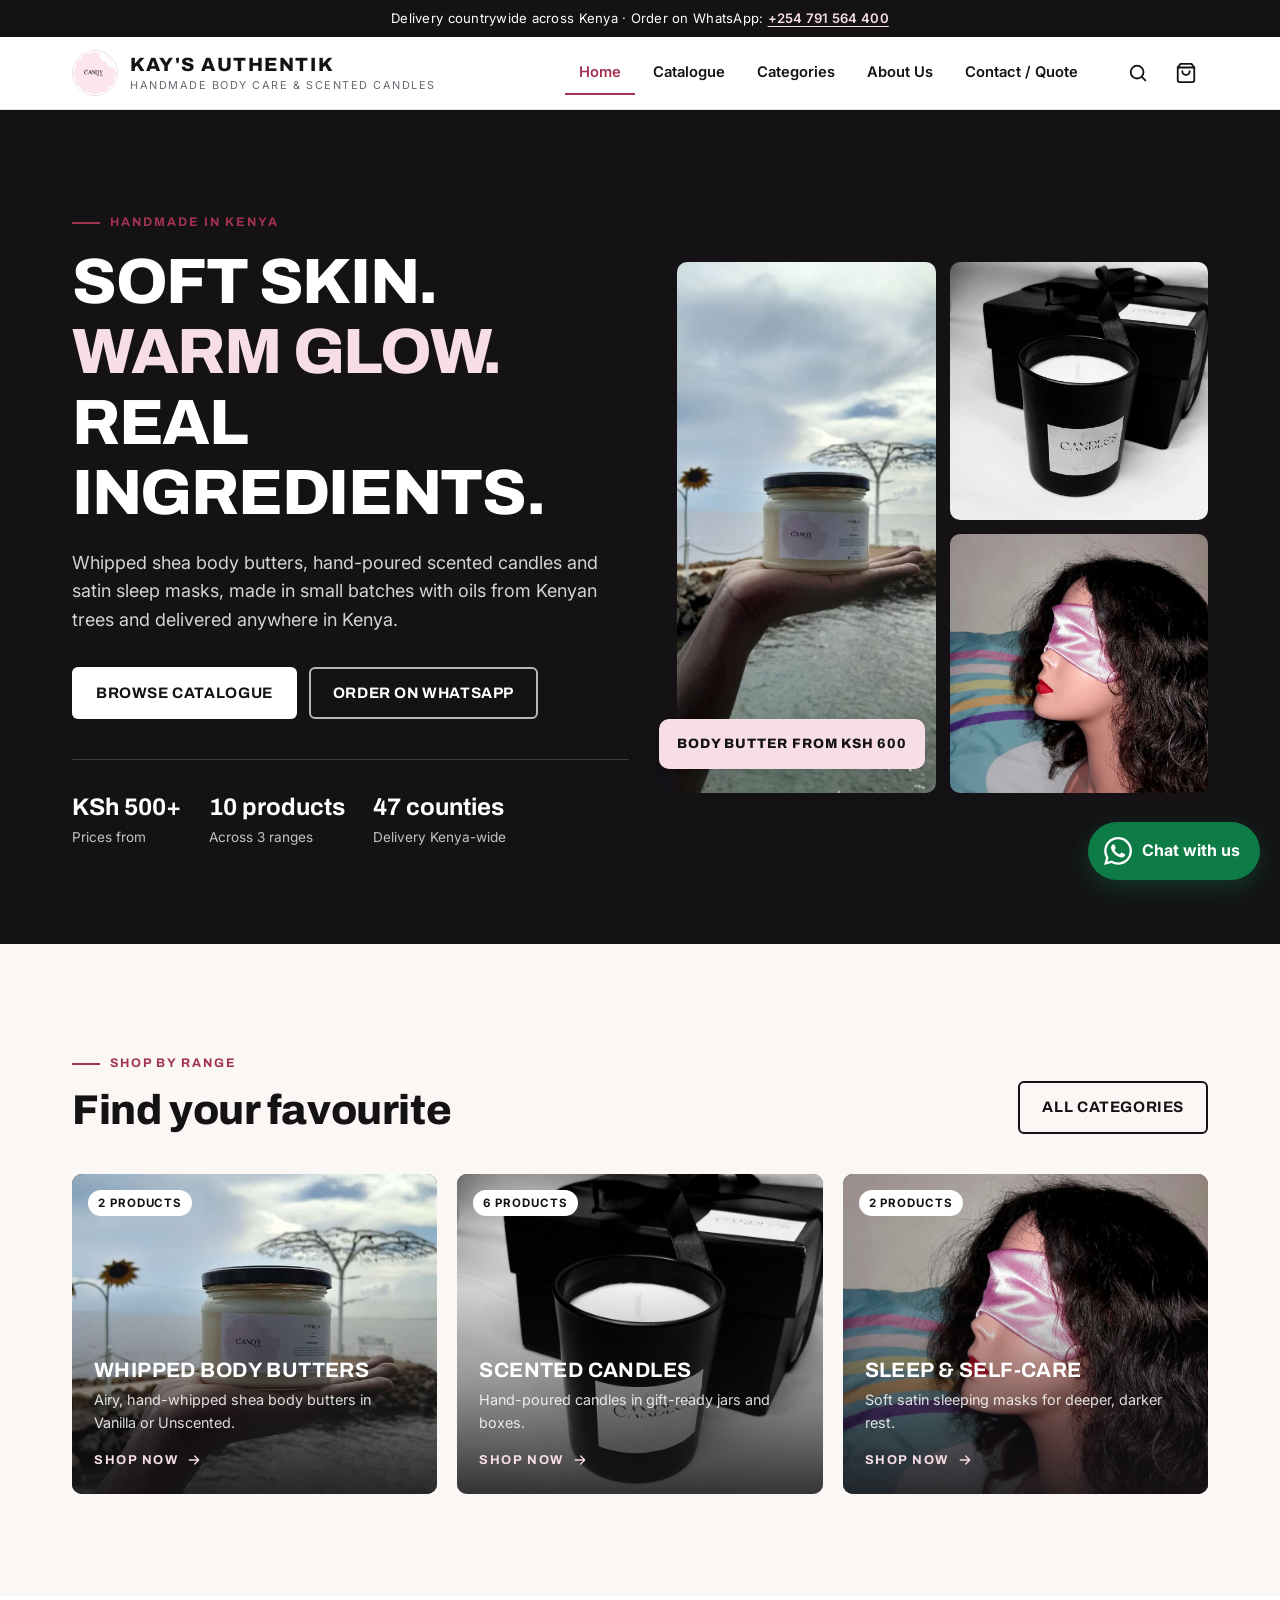
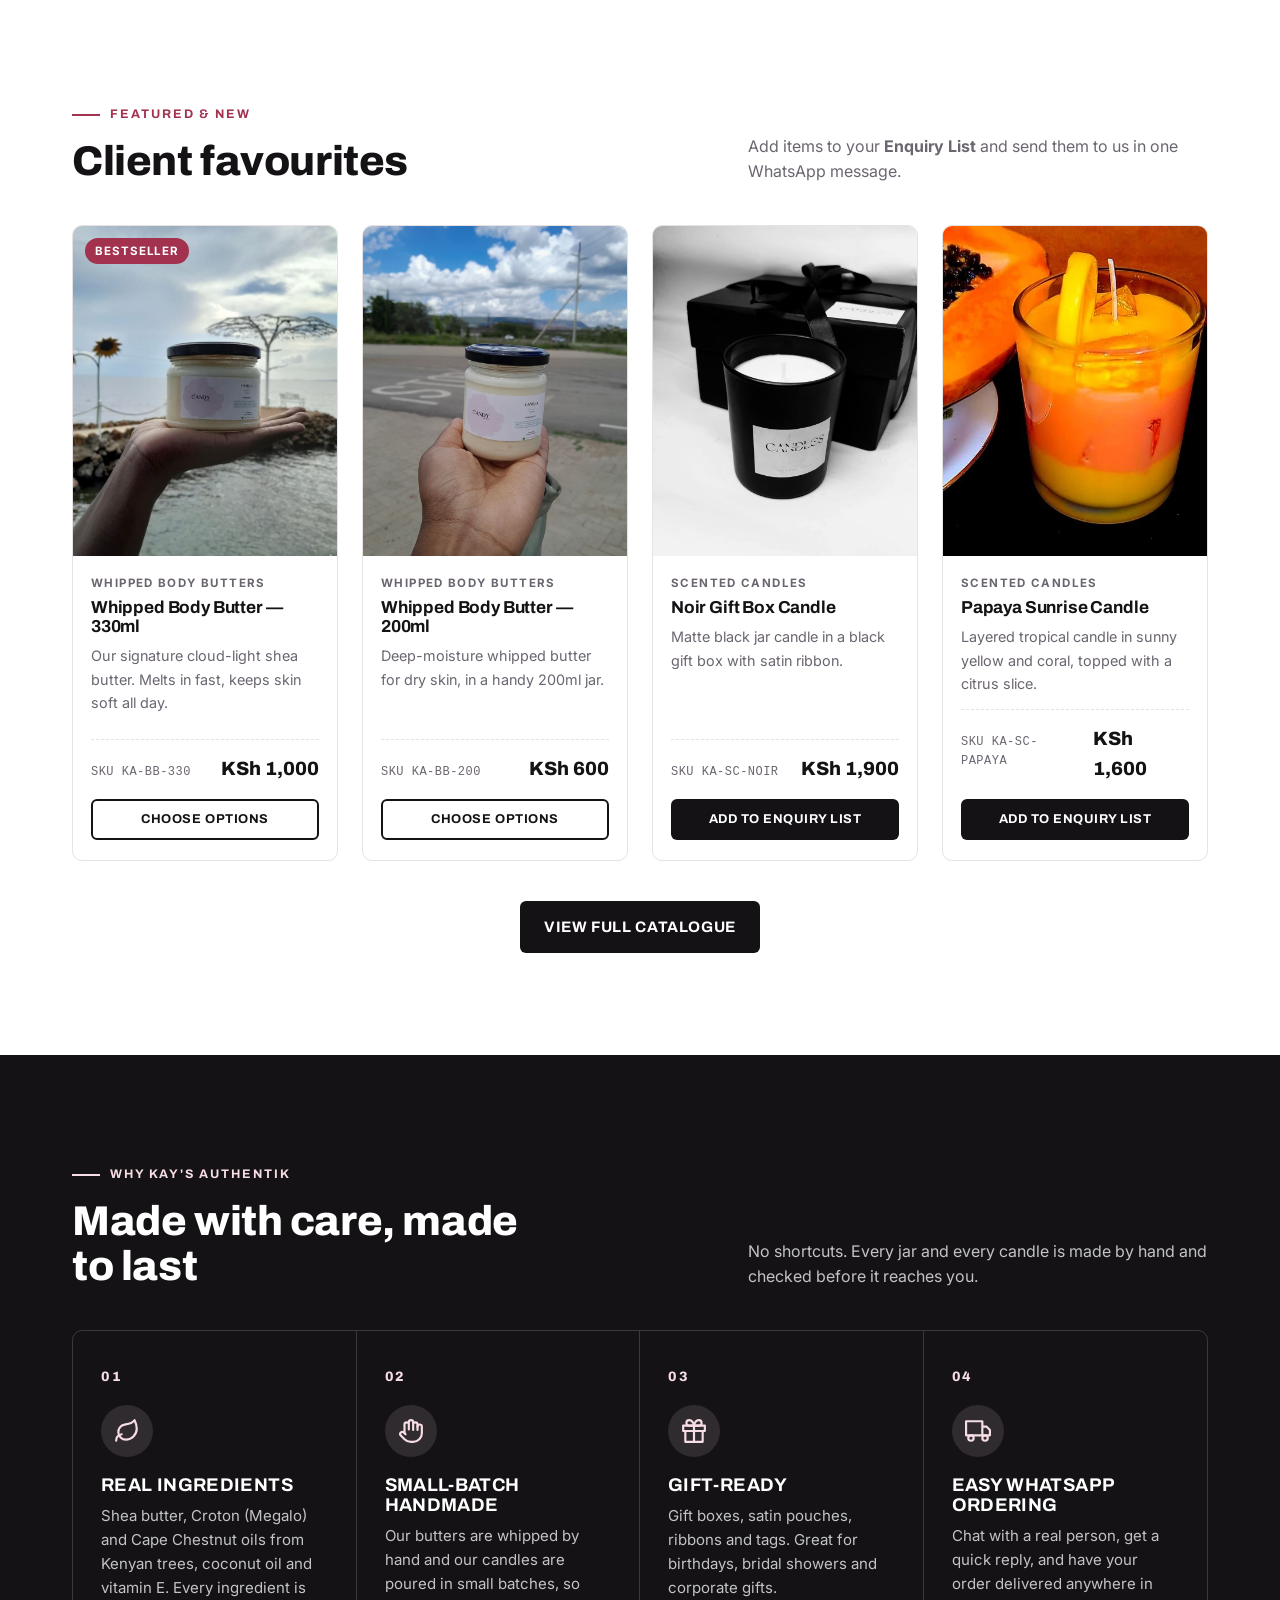
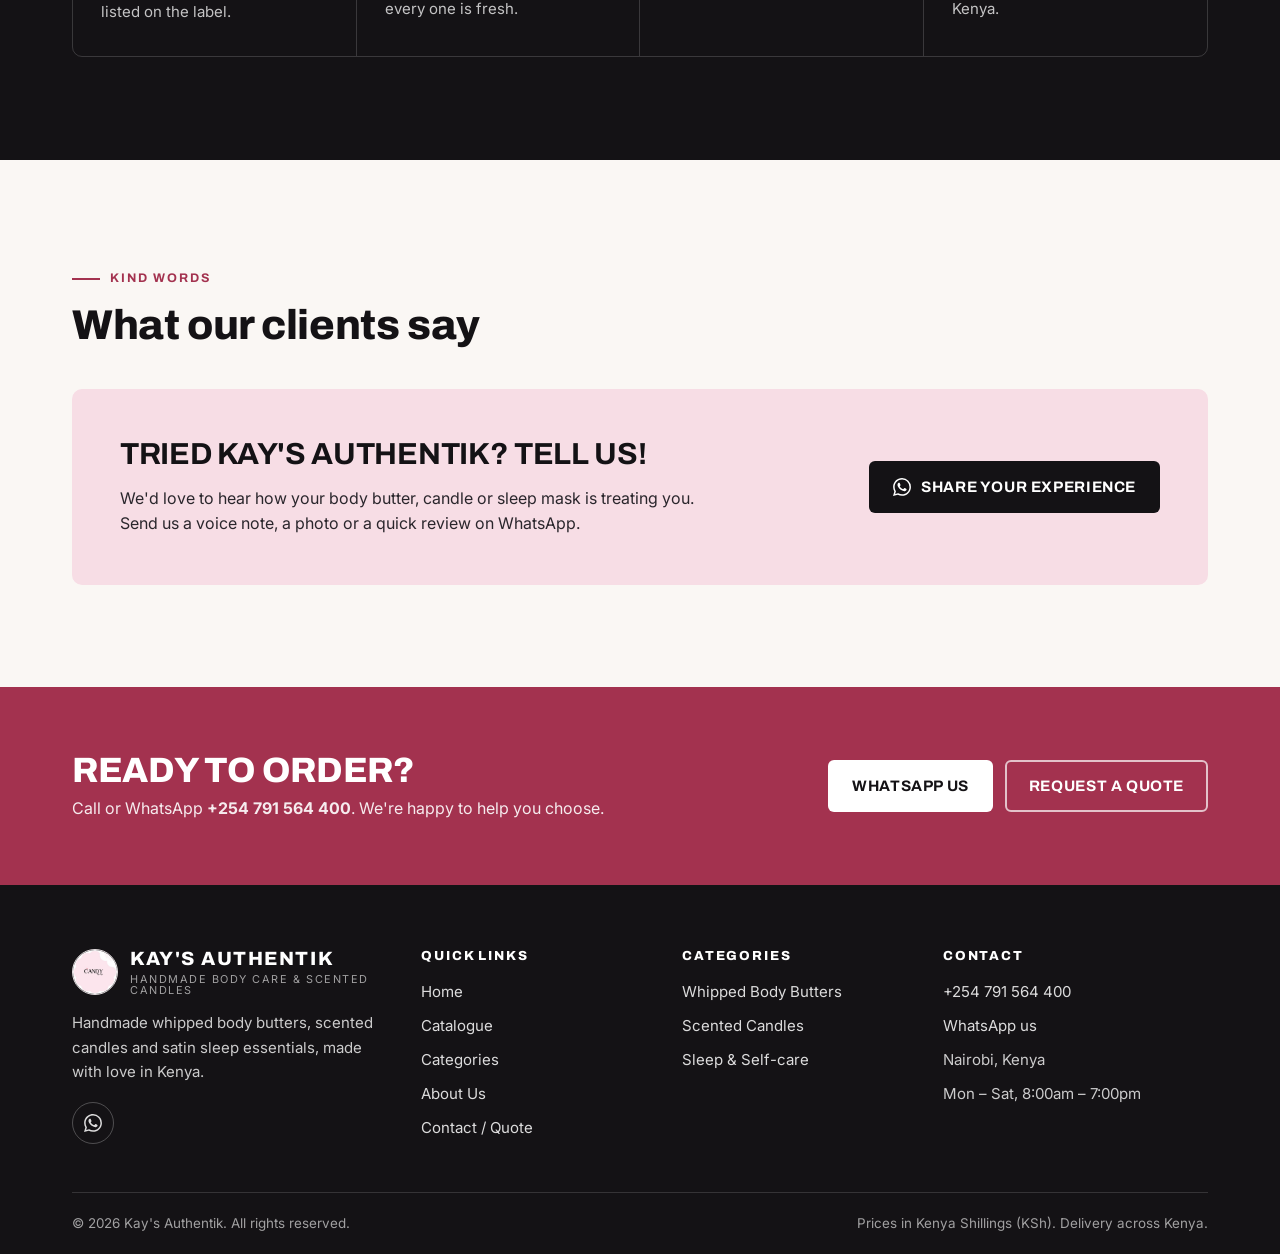
<file: index.html>
<!doctype html>
<html lang="en">
<head>
  <meta charset="utf-8">
  <meta name="viewport" content="width=device-width, initial-scale=1">
  <title>Kay's Authentik | Whipped Body Butters &amp; Scented Candles in Kenya</title>
  <meta name="description" content="Handmade whipped shea body butters, scented candles and satin sleeping masks from Kay's Authentik. Order on WhatsApp with delivery across Kenya.">
  <meta name="theme-color" content="#141215">
  <link rel="canonical" href="https://kaysauthentik.netlify.app/">
  <!-- Social sharing (WhatsApp, Facebook, etc.) -->
  <meta property="og:type" content="website">
  <meta property="og:site_name" content="Kay's Authentik">
  <meta property="og:title" content="Kay's Authentik | Whipped Body Butters & Scented Candles in Kenya">
  <meta property="og:description" content="Handmade whipped shea body butters, scented candles and satin sleeping masks. Order on WhatsApp with delivery across Kenya.">
  <meta property="og:image" content="https://kaysauthentik.netlify.app/images/products/body-butter-330-vanilla-4.jpg">
  <meta property="og:url" content="https://kaysauthentik.netlify.app/">
  <meta name="twitter:card" content="summary_large_image">
  <link rel="icon" type="image/png" href="images/favicon.png">
  <!-- Business details for Google search results -->
  <script type="application/ld+json">
  {
    "@context": "https://schema.org",
    "@type": "Store",
    "name": "Kay's Authentik",
    "url": "https://kaysauthentik.netlify.app/",
    "logo": "https://kaysauthentik.netlify.app/images/logo-mark.png",
    "image": "https://kaysauthentik.netlify.app/images/products/body-butter-330-vanilla-4.jpg",
    "description": "Handmade whipped shea body butters, scented candles and satin sleeping masks, delivered across Kenya.",
    "telephone": "+254791564400",
    "priceRange": "KSh 500 - KSh 1,900",
    "currenciesAccepted": "KES",
    "address": { "@type": "PostalAddress", "addressLocality": "Nairobi", "addressCountry": "KE" },
    "areaServed": { "@type": "Country", "name": "Kenya" }
  }
  </script>
  <link rel="preconnect" href="https://fonts.googleapis.com">
  <link rel="preconnect" href="https://fonts.gstatic.com" crossorigin>
  <link href="https://fonts.googleapis.com/css2?family=Archivo:wght@600;700;800&family=Inter:wght@400;500;600;700&display=swap" rel="stylesheet">
  <link rel="stylesheet" href="css/styles.css">
  <script src="js/config.js" defer></script>
  <script src="data/products.js" defer></script>
  <script src="data/testimonials.js" defer></script>
  <script src="js/main.js" defer></script>
</head>
<body data-page="home">
  <a class="skip-link" href="#main">Skip to main content</a>
  <div id="site-header"></div>

  <main id="main">
    <!-- ================= HERO ================= -->
    <section class="hero" aria-labelledby="hero-title">
      <div class="container hero-grid">
        <div>
          <span class="eyebrow">Handmade in Kenya</span>
          <h1 id="hero-title">Soft skin. <em>Warm glow.</em> Real ingredients.</h1>
          <p class="lead">Whipped shea body butters, hand-poured scented candles and satin sleep masks, made in small batches with oils from Kenyan trees and delivered anywhere in Kenya.</p>
          <div class="hero-actions">
            <a class="btn btn--light" href="catalogue.html">Browse Catalogue</a>
            <a class="btn btn--outline-light" data-wa href="#">Order on WhatsApp</a>
          </div>
          <div class="hero-meta">
            <div><strong>KSh 500+</strong>Prices from</div>
            <div><strong><span data-product-count>10</span> products</strong>Across 3 ranges</div>
            <div><strong>47 counties</strong>Delivery Kenya-wide</div>
          </div>
        </div>
        <div class="hero-media">
          <figure><img src="images/products/body-butter-330-vanilla-4.jpg" alt="Hand holding a jar of Candy by Kay vanilla whipped body butter by the lake" width="675" height="1200" fetchpriority="high"></figure>
          <figure><img src="images/products/candle-noir-1.jpg" alt="Black matte Candles by Kay candle with its black gift box" width="900" height="1200"></figure>
          <figure><img src="images/products/sleep-mask-pink-3.jpg" alt="Blush pink satin sleeping mask" width="900" height="1200"></figure>
          <span class="hero-badge">Body butter from KSh 600</span>
        </div>
      </div>
    </section>

    <!-- ================= CATEGORIES ================= -->
    <section class="section" aria-labelledby="cat-title">
      <div class="container">
        <div class="section-head">
          <div>
            <span class="eyebrow">Shop by range</span>
            <h2 id="cat-title">Find your favourite</h2>
          </div>
          <a class="btn btn--outline" href="categories.html">All categories</a>
        </div>
        <div class="cat-grid" id="home-categories"></div>
      </div>
    </section>

    <!-- ================= FEATURED PRODUCTS ================= -->
    <section class="section section--white" aria-labelledby="feat-title">
      <div class="container">
        <div class="section-head">
          <div>
            <span class="eyebrow">Featured &amp; new</span>
            <h2 id="feat-title">Client favourites</h2>
          </div>
          <p>Add items to your <strong>Enquiry List</strong> and send them to us in one WhatsApp message.</p>
        </div>
        <div class="product-grid" id="home-featured"></div>
        <div style="text-align:center;margin-top:40px">
          <a class="btn btn--dark" href="catalogue.html">View full catalogue</a>
        </div>
      </div>
    </section>

    <!-- ================= WHY CHOOSE US ================= -->
    <section class="section section--ink" aria-labelledby="why-title">
      <div class="container">
        <div class="section-head">
          <div>
            <span class="eyebrow">Why Kay's Authentik</span>
            <h2 id="why-title">Made with care, made to last</h2>
          </div>
          <p style="color:rgba(255,255,255,.75)">No shortcuts. Every jar and every candle is made by hand and checked before it reaches you.</p>
        </div>
        <div class="features">
          <div class="feature">
            <span class="feature-num">01</span>
            <div class="feature-icon"><svg viewBox="0 0 24 24" aria-hidden="true" fill="none" stroke="currentColor" stroke-width="2" stroke-linecap="round" stroke-linejoin="round"><path d="M11 20A7 7 0 0 1 9.8 6.1C15.5 5 17 4.5 19 2c1 2 2 4.2 2 8 0 5.5-4.8 10-10 10z"/><path d="M2 21c0-3 1.9-5.4 5.1-6"/></svg></div>
            <h3>Real ingredients</h3>
            <p>Shea butter, Croton (Megalo) and Cape Chestnut oils from Kenyan trees, coconut oil and vitamin E. Every ingredient is listed on the label.</p>
          </div>
          <div class="feature">
            <span class="feature-num">02</span>
            <div class="feature-icon"><svg viewBox="0 0 24 24" aria-hidden="true" fill="none" stroke="currentColor" stroke-width="2" stroke-linecap="round" stroke-linejoin="round"><path d="M18 11V6a2 2 0 0 0-4 0v5M14 10V4a2 2 0 0 0-4 0v6M10 10.5V6a2 2 0 0 0-4 0v8"/><path d="M18 8a2 2 0 1 1 4 0v6a8 8 0 0 1-8 8h-2c-2.8 0-4.5-.9-6-2.4l-3.6-3.6a2 2 0 0 1 2.8-2.8L7 15"/></svg></div>
            <h3>Small-batch handmade</h3>
            <p>Our butters are whipped by hand and our candles are poured in small batches, so every one is fresh.</p>
          </div>
          <div class="feature">
            <span class="feature-num">03</span>
            <div class="feature-icon"><svg viewBox="0 0 24 24" aria-hidden="true" fill="none" stroke="currentColor" stroke-width="2" stroke-linecap="round" stroke-linejoin="round"><path d="M20 12v10H4V12M2 7h20v5H2zM12 22V7"/><path d="M12 7H7.5a2.5 2.5 0 0 1 0-5C11 2 12 7 12 7zM12 7h4.5a2.5 2.5 0 0 0 0-5C13 2 12 7 12 7z"/></svg></div>
            <h3>Gift-ready</h3>
            <p>Gift boxes, satin pouches, ribbons and tags. Great for birthdays, bridal showers and corporate gifts.</p>
          </div>
          <div class="feature">
            <span class="feature-num">04</span>
            <div class="feature-icon"><svg viewBox="0 0 24 24" aria-hidden="true" fill="none" stroke="currentColor" stroke-width="2" stroke-linecap="round" stroke-linejoin="round"><path d="M1 3h15v13H1zM16 8h4l3 3v5h-7z"/><circle cx="5.5" cy="18.5" r="2.5"/><circle cx="18.5" cy="18.5" r="2.5"/></svg></div>
            <h3>Easy WhatsApp ordering</h3>
            <p>Chat with a real person, get a quick reply, and have your order delivered anywhere in Kenya.</p>
          </div>
        </div>
      </div>
    </section>

    <!-- ================= TESTIMONIALS ================= -->
    <section class="section" aria-labelledby="t-title">
      <div class="container">
        <div class="section-head">
          <div>
            <span class="eyebrow">Kind words</span>
            <h2 id="t-title">What our clients say</h2>
          </div>
        </div>
        <!-- Reviews come from data/testimonials.js -->
        <div id="home-testimonials"></div>
      </div>
    </section>

    <!-- ================= CONTACT STRIP ================= -->
    <section class="contact-strip" aria-labelledby="cs-title">
      <div class="container contact-strip-inner">
        <div>
          <h2 id="cs-title">Ready to order?</h2>
          <p>Call or WhatsApp <strong data-site="phoneDisplay"></strong>. We're happy to help you choose.</p>
        </div>
        <div class="actions">
          <a class="btn btn--light" data-wa href="#">WhatsApp us</a>
          <a class="btn btn--outline-light" href="contact.html">Request a quote</a>
        </div>
      </div>
    </section>
  </main>

  <div id="site-footer"></div>
</body>
</html>
</file>
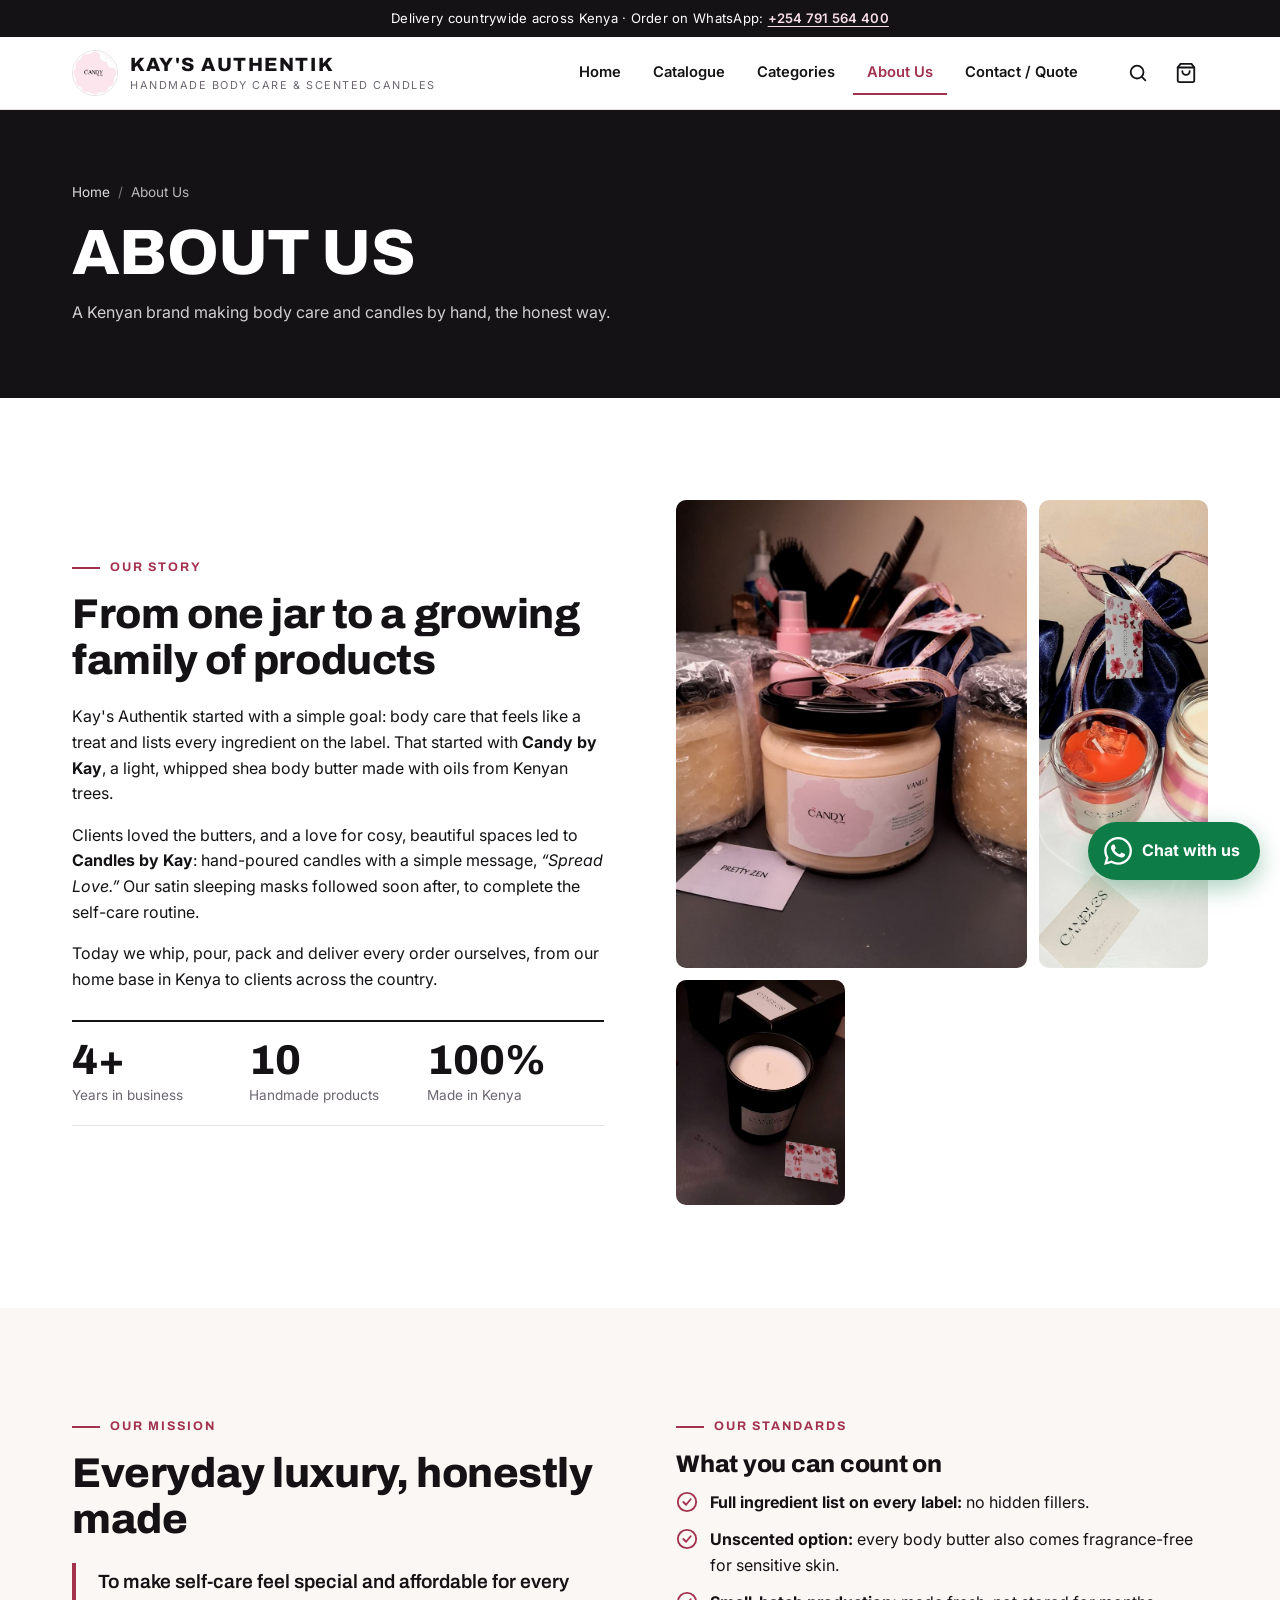
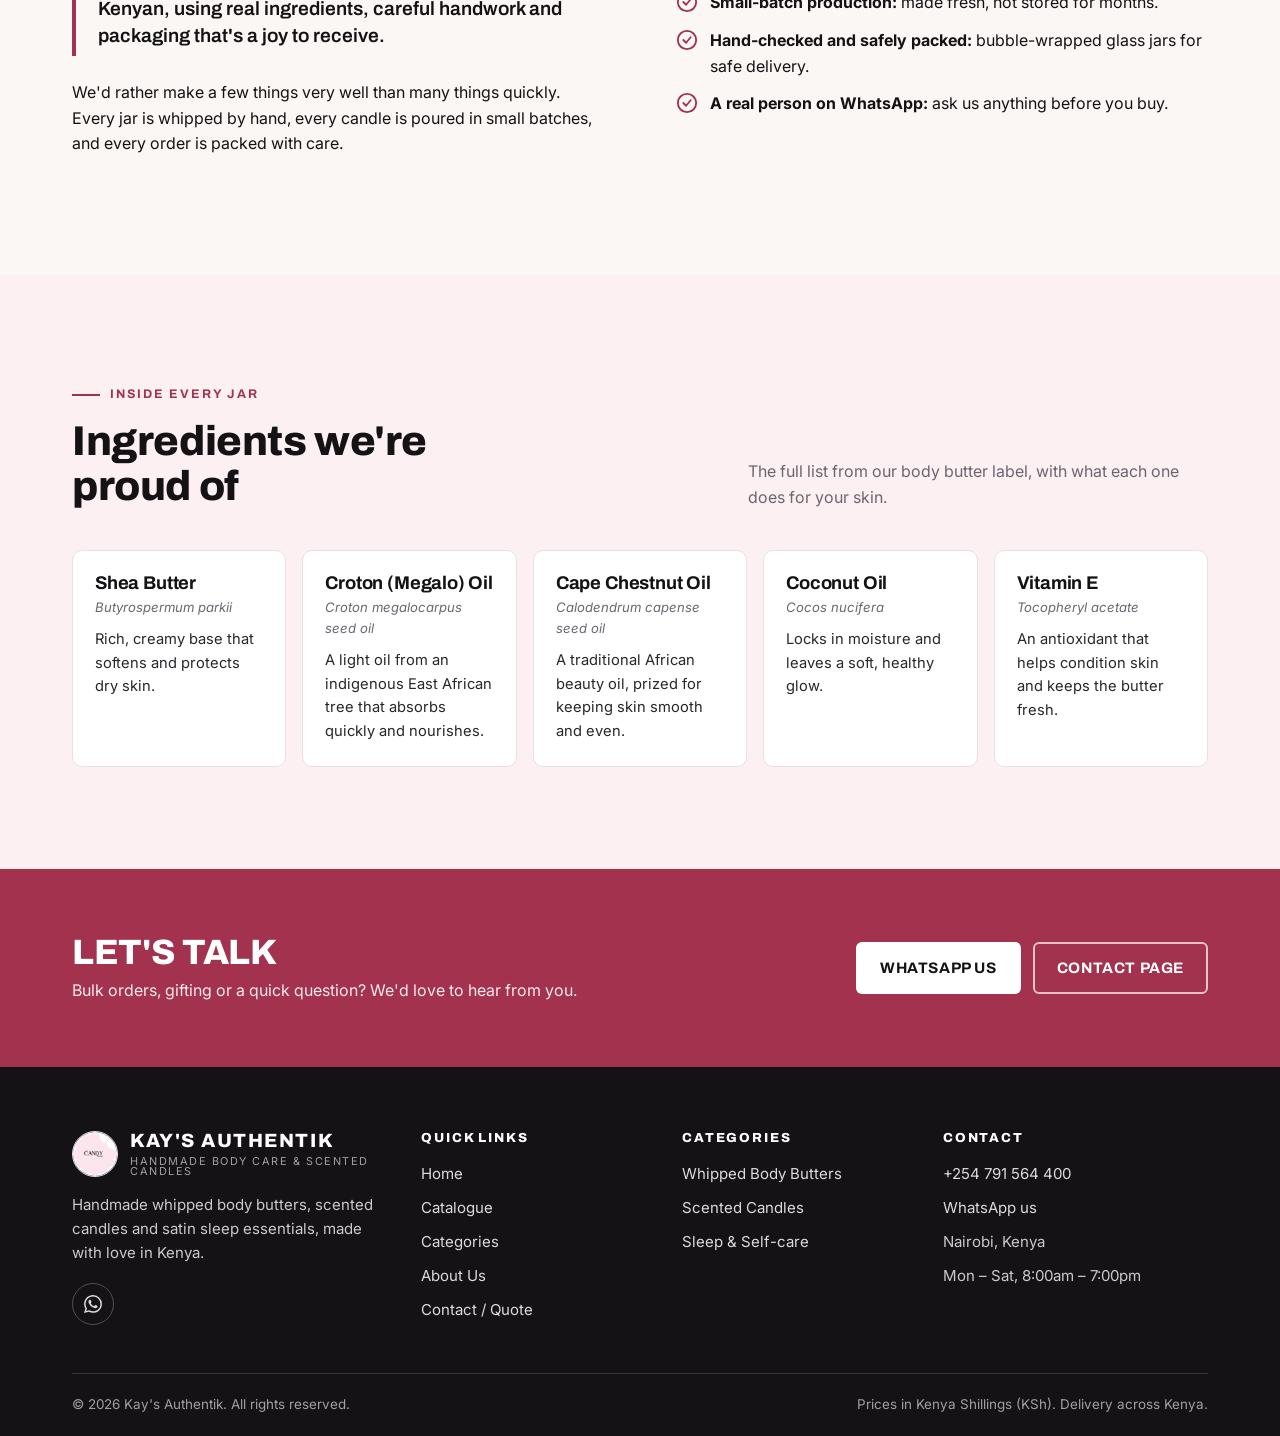
<file: about.html>
<!doctype html>
<html lang="en">
<head>
  <meta charset="utf-8">
  <meta name="viewport" content="width=device-width, initial-scale=1">
  <title>About Us | Kay's Authentik: Handmade in Kenya</title>
  <meta name="description" content="Meet Kay's Authentik, a Kenyan brand making whipped shea body butters (Candy by Kay) and hand-poured scented candles (Candles by Kay) in small batches.">
  <meta name="theme-color" content="#141215">
  <link rel="canonical" href="https://kaysauthentik.netlify.app/about.html">
  <meta property="og:type" content="website">
  <meta property="og:site_name" content="Kay's Authentik">
  <meta property="og:title" content="About Kay's Authentik">
  <meta property="og:description" content="Handmade body butters and scented candles, made in small batches in Kenya.">
  <meta property="og:image" content="https://kaysauthentik.netlify.app/images/products/body-butter-330-vanilla-5.jpg">
  <meta property="og:url" content="https://kaysauthentik.netlify.app/about.html">
  <meta name="twitter:card" content="summary_large_image">
  <link rel="icon" type="image/png" href="images/favicon.png">
  <link rel="preconnect" href="https://fonts.googleapis.com">
  <link rel="preconnect" href="https://fonts.gstatic.com" crossorigin>
  <link href="https://fonts.googleapis.com/css2?family=Archivo:wght@600;700;800&family=Inter:wght@400;500;600;700&display=swap" rel="stylesheet">
  <link rel="stylesheet" href="css/styles.css">
  <script src="js/config.js" defer></script>
  <script src="data/products.js" defer></script>
  <script src="js/main.js" defer></script>
</head>
<body data-page="about">
  <a class="skip-link" href="#main">Skip to main content</a>
  <div id="site-header"></div>

  <main id="main">
    <section class="page-hero">
      <div class="container">
        <nav class="breadcrumb" aria-label="Breadcrumb">
          <ol><li><a href="index.html">Home</a></li><li aria-current="page">About Us</li></ol>
        </nav>
        <h1>About Us</h1>
        <p>A Kenyan brand making body care and candles by hand, the honest way.</p>
      </div>
    </section>

    <!-- ===== OUR STORY — edit the paragraphs below to tell your own story ===== -->
    <section class="section section--white" aria-labelledby="story-title">
      <div class="container split">
        <div>
          <span class="eyebrow">Our story</span>
          <h2 id="story-title">From one jar to a growing family of products</h2>
          <p>Kay's Authentik started with a simple goal: body care that feels like a treat and lists every ingredient on the label. That started with <strong>Candy by Kay</strong>, a light, whipped shea body butter made with oils from Kenyan trees.</p>
          <p>Clients loved the butters, and a love for cosy, beautiful spaces led to <strong>Candles by Kay</strong>: hand-poured candles with a simple message, <em>“Spread Love.”</em> Our satin sleeping masks followed soon after, to complete the self-care routine.</p>
          <p>Today we whip, pour, pack and deliver every order ourselves, from our home base in Kenya to clients across the country.</p>

          <div class="stat-row">
            <div class="stat"><strong data-years>3+</strong><span>Years in business</span></div>
            <div class="stat"><strong data-product-count>10</strong><span>Handmade products</span></div>
            <div class="stat"><strong>100%</strong><span>Made in Kenya</span></div>
          </div>
        </div>
        <div class="photo-grid" aria-label="Our products and packaging">
          <figure><img src="images/products/body-butter-330-vanilla-5.jpg" alt="Whipped body butter jars being packed with pink ribbon and navy satin gift pouches" loading="lazy"></figure>
          <figure><img src="images/products/candle-coral-crystal.jpg" alt="Coral crystal candle and pink stripe candle with navy satin gift pouches" loading="lazy"></figure>
          <figure><img src="images/products/candle-noir-3.jpg" alt="Noir candle and gift box with a floral Candles by Kay gift tag" loading="lazy"></figure>
        </div>
      </div>
    </section>

    <!-- ===== MISSION ===== -->
    <section class="section" aria-labelledby="mission-title">
      <div class="container split split--top">
        <div>
          <span class="eyebrow">Our mission</span>
          <h2 id="mission-title">Everyday luxury, honestly made</h2>
          <p class="mission">To make self-care feel special and affordable for every Kenyan, using real ingredients, careful handwork and packaging that's a joy to receive.</p>
          <p>We'd rather make a few things very well than many things quickly. Every jar is whipped by hand, every candle is poured in small batches, and every order is packed with care.</p>
        </div>
        <div>
          <span class="eyebrow">Our standards</span>
          <h2 style="font-size:1.5rem">What you can count on</h2>
          <!-- CERTIFICATIONS: when you receive one (e.g. KEBS Standardization Mark),
               add a new <li> here with the certificate name and number. -->
          <ul class="check-list">
            <li><svg viewBox="0 0 24 24" aria-hidden="true" fill="none" stroke="currentColor" stroke-width="2" stroke-linecap="round" stroke-linejoin="round"><circle cx="12" cy="12" r="10"/><path d="m8 12 3 3 5-6"/></svg><span><strong>Full ingredient list on every label:</strong> no hidden fillers.</span></li>
            <li><svg viewBox="0 0 24 24" aria-hidden="true" fill="none" stroke="currentColor" stroke-width="2" stroke-linecap="round" stroke-linejoin="round"><circle cx="12" cy="12" r="10"/><path d="m8 12 3 3 5-6"/></svg><span><strong>Unscented option:</strong> every body butter also comes fragrance-free for sensitive skin.</span></li>
            <li><svg viewBox="0 0 24 24" aria-hidden="true" fill="none" stroke="currentColor" stroke-width="2" stroke-linecap="round" stroke-linejoin="round"><circle cx="12" cy="12" r="10"/><path d="m8 12 3 3 5-6"/></svg><span><strong>Small-batch production:</strong> made fresh, not stored for months.</span></li>
            <li><svg viewBox="0 0 24 24" aria-hidden="true" fill="none" stroke="currentColor" stroke-width="2" stroke-linecap="round" stroke-linejoin="round"><circle cx="12" cy="12" r="10"/><path d="m8 12 3 3 5-6"/></svg><span><strong>Hand-checked and safely packed:</strong> bubble-wrapped glass jars for safe delivery.</span></li>
            <li><svg viewBox="0 0 24 24" aria-hidden="true" fill="none" stroke="currentColor" stroke-width="2" stroke-linecap="round" stroke-linejoin="round"><circle cx="12" cy="12" r="10"/><path d="m8 12 3 3 5-6"/></svg><span><strong>A real person on WhatsApp:</strong> ask us anything before you buy.</span></li>
          </ul>
        </div>
      </div>
    </section>

    <!-- ===== INGREDIENTS ===== -->
    <section class="section section--blush" aria-labelledby="ing-title">
      <div class="container">
        <div class="section-head">
          <div>
            <span class="eyebrow">Inside every jar</span>
            <h2 id="ing-title">Ingredients we're proud of</h2>
          </div>
          <p>The full list from our body butter label, with what each one does for your skin.</p>
        </div>
        <div class="ingredient-grid">
          <div class="ingredient"><h3>Shea Butter</h3><em>Butyrospermum parkii</em><p>Rich, creamy base that softens and protects dry skin.</p></div>
          <div class="ingredient"><h3>Croton (Megalo) Oil</h3><em>Croton megalocarpus seed oil</em><p>A light oil from an indigenous East African tree that absorbs quickly and nourishes.</p></div>
          <div class="ingredient"><h3>Cape Chestnut Oil</h3><em>Calodendrum capense seed oil</em><p>A traditional African beauty oil, prized for keeping skin smooth and even.</p></div>
          <div class="ingredient"><h3>Coconut Oil</h3><em>Cocos nucifera</em><p>Locks in moisture and leaves a soft, healthy glow.</p></div>
          <div class="ingredient"><h3>Vitamin E</h3><em>Tocopheryl acetate</em><p>An antioxidant that helps condition skin and keeps the butter fresh.</p></div>
        </div>
      </div>
    </section>

    <section class="contact-strip" aria-labelledby="cs-title">
      <div class="container contact-strip-inner">
        <div>
          <h2 id="cs-title">Let's talk</h2>
          <p>Bulk orders, gifting or a quick question? We'd love to hear from you.</p>
        </div>
        <div class="actions">
          <a class="btn btn--light" data-wa href="#">WhatsApp us</a>
          <a class="btn btn--outline-light" href="contact.html">Contact page</a>
        </div>
      </div>
    </section>
  </main>

  <div id="site-footer"></div>
</body>
</html>
</file>
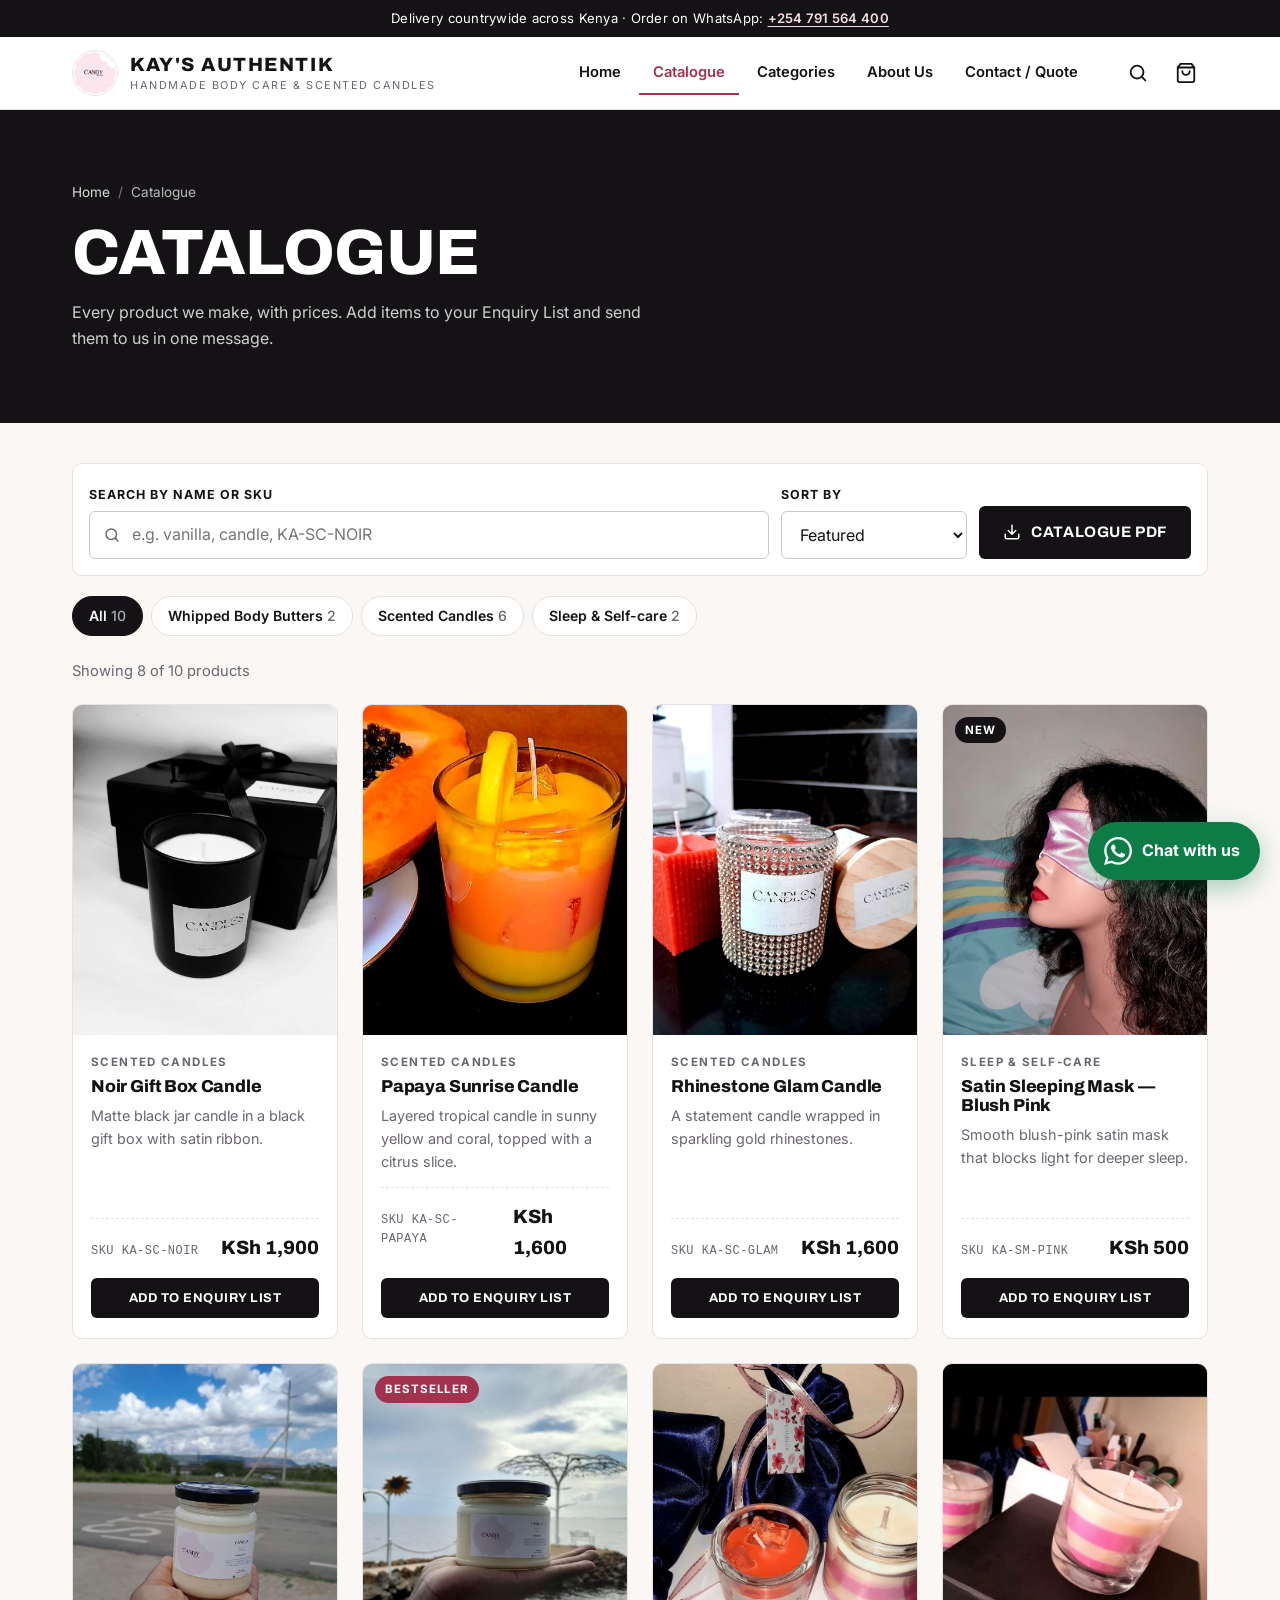
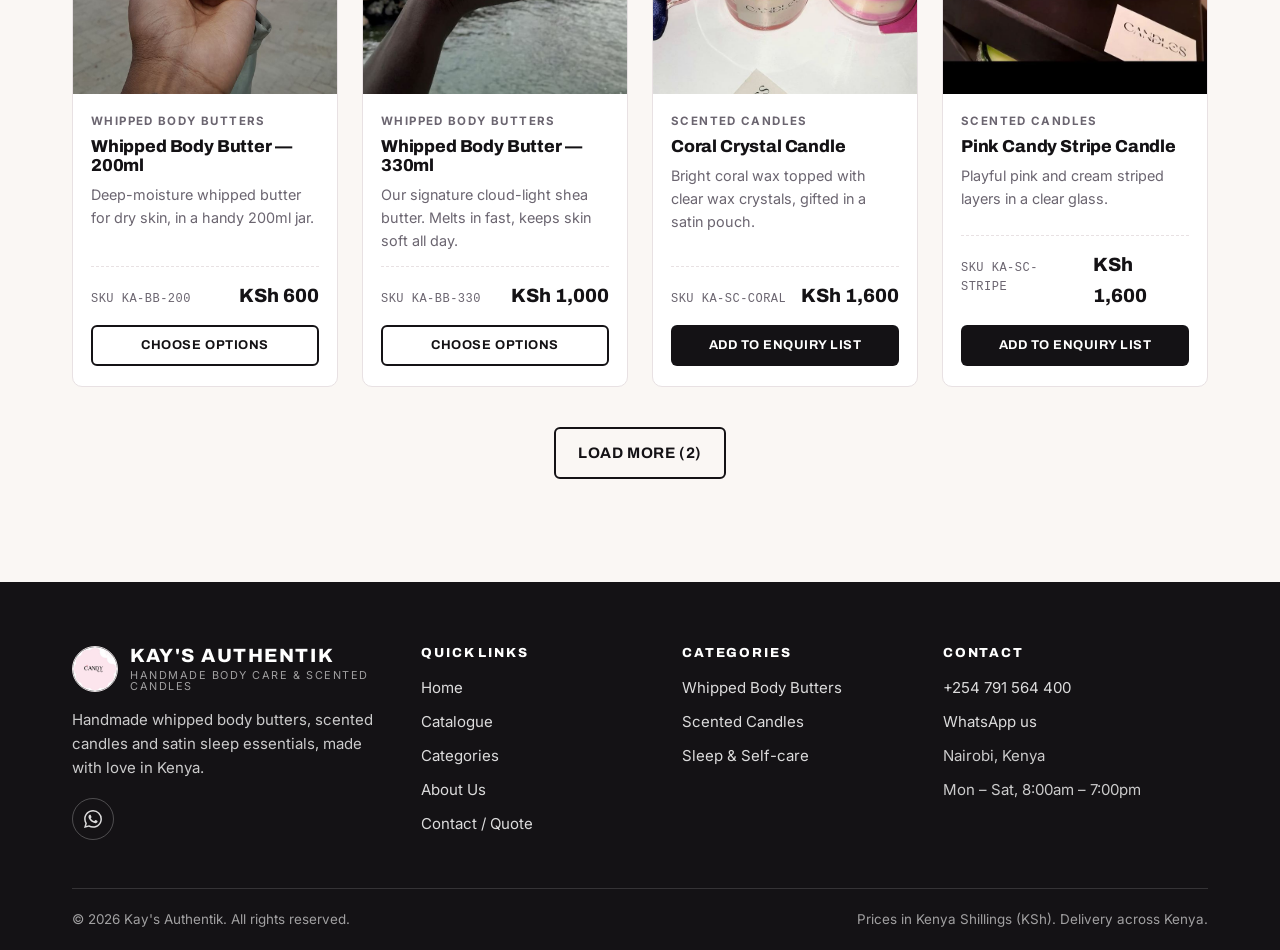
<file: catalogue.html>
<!doctype html>
<html lang="en">
<head>
  <meta charset="utf-8">
  <meta name="viewport" content="width=device-width, initial-scale=1">
  <title>Catalogue | Kay's Authentik: Body Butters, Candles &amp; Sleep Masks</title>
  <meta name="description" content="Browse the full Kay's Authentik catalogue: whipped body butters (KSh 600 to 1,000), scented candles (KSh 1,600 to 1,900) and satin sleeping masks (KSh 500). Delivery across Kenya.">
  <meta name="theme-color" content="#141215">
  <link rel="canonical" href="https://kaysauthentik.netlify.app/catalogue.html">
  <meta property="og:type" content="website">
  <meta property="og:site_name" content="Kay's Authentik">
  <meta property="og:title" content="Kay's Authentik Product Catalogue">
  <meta property="og:description" content="Whipped body butters, scented candles and satin sleeping masks, handmade in Kenya.">
  <meta property="og:image" content="https://kaysauthentik.netlify.app/images/products/candle-noir-1.jpg">
  <meta property="og:url" content="https://kaysauthentik.netlify.app/catalogue.html">
  <meta name="twitter:card" content="summary_large_image">
  <link rel="icon" type="image/png" href="images/favicon.png">
  <link rel="preconnect" href="https://fonts.googleapis.com">
  <link rel="preconnect" href="https://fonts.gstatic.com" crossorigin>
  <link href="https://fonts.googleapis.com/css2?family=Archivo:wght@600;700;800&family=Inter:wght@400;500;600;700&display=swap" rel="stylesheet">
  <link rel="stylesheet" href="css/styles.css">
  <script src="js/config.js" defer></script>
  <script src="data/products.js" defer></script>
  <script src="js/main.js" defer></script>
</head>
<body data-page="catalogue">
  <a class="skip-link" href="#main">Skip to main content</a>
  <div id="site-header"></div>

  <main id="main">
    <section class="page-hero">
      <div class="container">
        <nav class="breadcrumb" aria-label="Breadcrumb">
          <ol><li><a href="index.html">Home</a></li><li aria-current="page">Catalogue</li></ol>
        </nav>
        <h1>Catalogue</h1>
        <p>Every product we make, with prices. Add items to your Enquiry List and send them to us in one message.</p>
      </div>
    </section>

    <section class="section" style="padding-top:40px" aria-label="Products">
      <div class="container">
        <!-- Search + sort -->
        <form class="toolbar no-print" id="catalogue-search-form" role="search">
          <div class="field">
            <label for="catalogue-search">Search by name or SKU</label>
            <div class="input-icon">
              <svg viewBox="0 0 24 24" aria-hidden="true" fill="none" stroke="currentColor" stroke-width="2" stroke-linecap="round"><circle cx="11" cy="11" r="7"/><path d="m20 20-3.5-3.5"/></svg>
              <input class="input" id="catalogue-search" type="search" placeholder="e.g. vanilla, candle, KA-SC-NOIR" autocomplete="off">
            </div>
          </div>
          <div class="field">
            <label for="catalogue-sort">Sort by</label>
            <select class="select" id="catalogue-sort">
              <option value="featured">Featured</option>
              <option value="newest">Newest</option>
              <option value="name-asc">Name (A–Z)</option>
              <option value="name-desc">Name (Z–A)</option>
              <option value="price-asc">Price (low to high)</option>
              <option value="price-desc">Price (high to low)</option>
            </select>
          </div>
          <div class="field">
            <span class="label" aria-hidden="true">&nbsp;</span>
            <button class="btn btn--dark" type="button" id="download-catalogue">
              <svg viewBox="0 0 24 24" aria-hidden="true" fill="none" stroke="currentColor" stroke-width="2" stroke-linecap="round" stroke-linejoin="round"><path d="M21 15v4a2 2 0 0 1-2 2H5a2 2 0 0 1-2-2v-4M7 10l5 5 5-5M12 15V3"/></svg>
              Catalogue PDF
            </button>
          </div>
        </form>

        <!-- Category filter -->
        <div class="chips no-print" id="category-chips" role="group" aria-label="Filter by category"></div>

        <div class="results-bar">
          <p id="results-count" aria-live="polite" style="margin:0"></p>
        </div>

        <div class="product-grid" id="product-grid"></div>
        <div class="load-more-wrap no-print" id="load-more-wrap"></div>
      </div>
    </section>
  </main>

  <div id="site-footer"></div>
</body>
</html>
</file>
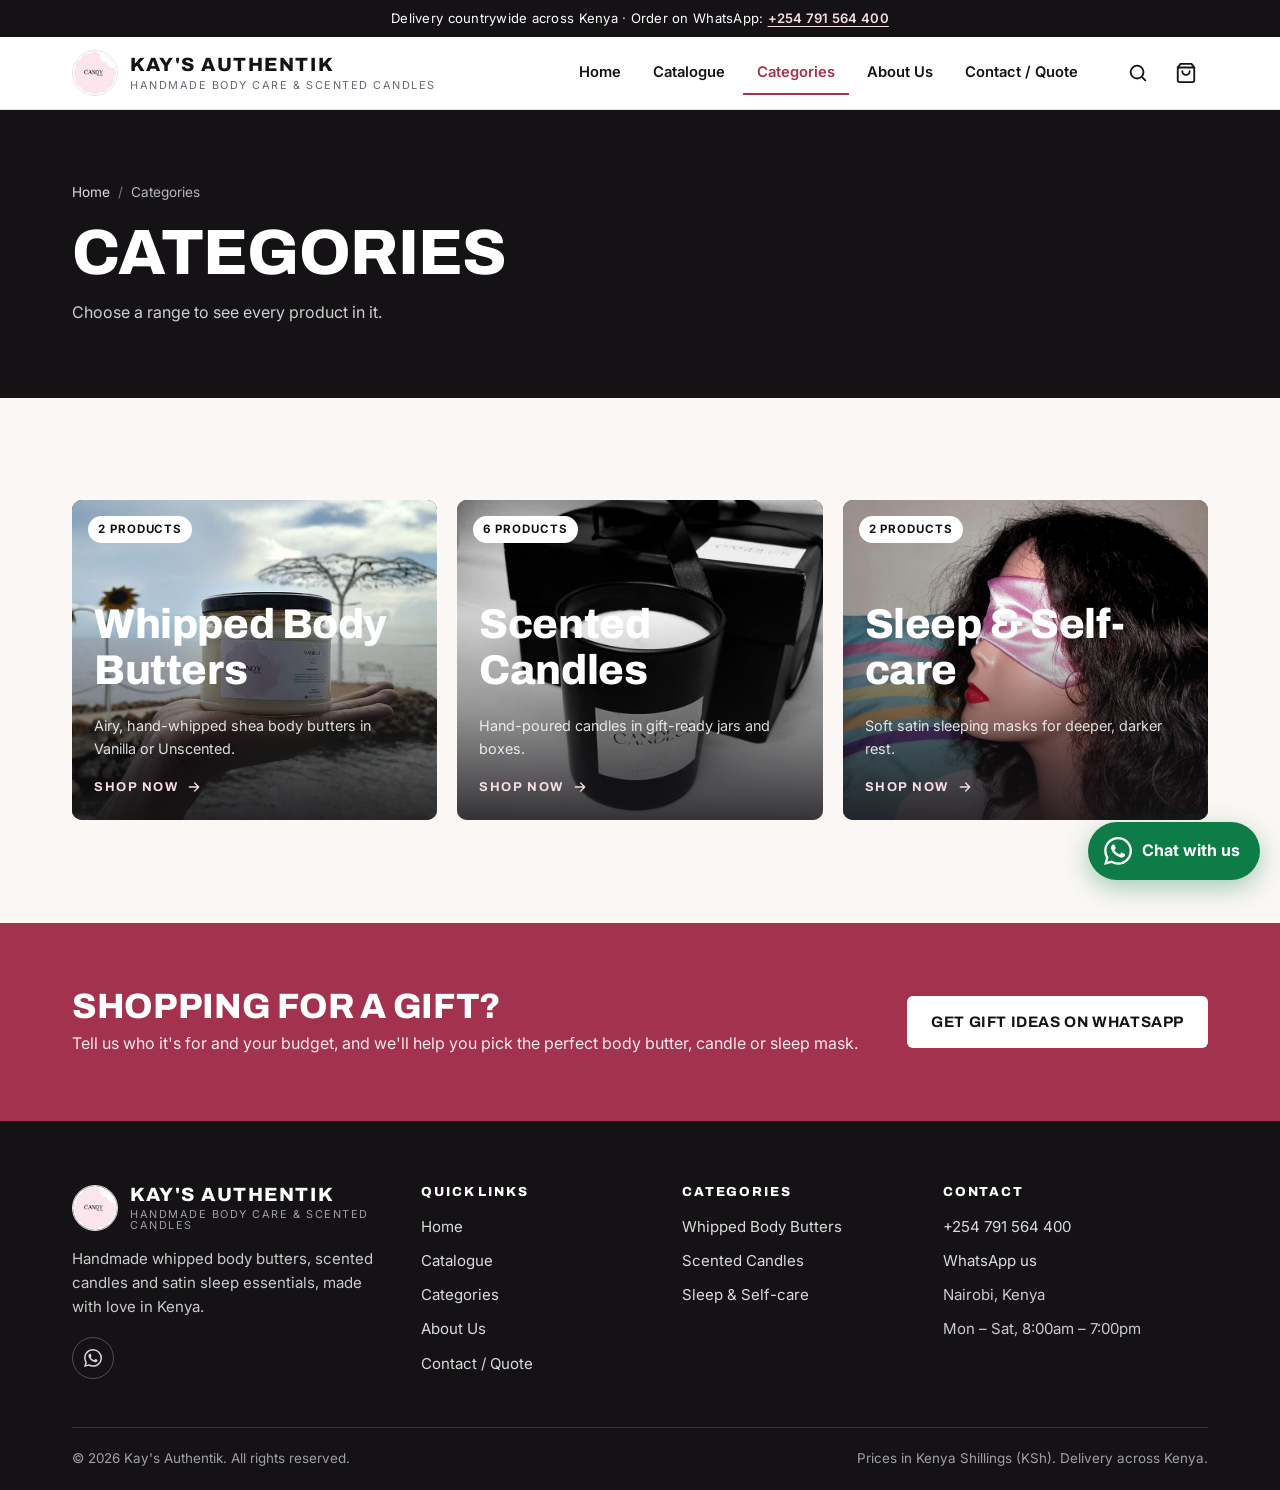
<file: categories.html>
<!doctype html>
<html lang="en">
<head>
  <meta charset="utf-8">
  <meta name="viewport" content="width=device-width, initial-scale=1">
  <title>Categories | Kay's Authentik</title>
  <meta name="description" content="Shop Kay's Authentik by category: whipped body butters, scented candles, satin sleep masks, handmade in Kenya.">
  <meta name="theme-color" content="#141215">
  <link rel="canonical" href="https://kaysauthentik.netlify.app/categories.html">
  <meta property="og:type" content="website">
  <meta property="og:site_name" content="Kay's Authentik">
  <meta property="og:title" content="Shop by Category | Kay's Authentik">
  <meta property="og:description" content="Whipped body butters, scented candles and satin sleep masks, handmade in Kenya.">
  <meta property="og:image" content="https://kaysauthentik.netlify.app/images/products/candle-rhinestone.jpg">
  <meta property="og:url" content="https://kaysauthentik.netlify.app/categories.html">
  <meta name="twitter:card" content="summary_large_image">
  <link rel="icon" type="image/png" href="images/favicon.png">
  <link rel="preconnect" href="https://fonts.googleapis.com">
  <link rel="preconnect" href="https://fonts.gstatic.com" crossorigin>
  <link href="https://fonts.googleapis.com/css2?family=Archivo:wght@600;700;800&family=Inter:wght@400;500;600;700&display=swap" rel="stylesheet">
  <link rel="stylesheet" href="css/styles.css">
  <script src="js/config.js" defer></script>
  <script src="data/products.js" defer></script>
  <script src="js/main.js" defer></script>
</head>
<body data-page="categories">
  <a class="skip-link" href="#main">Skip to main content</a>
  <div id="site-header"></div>

  <main id="main">
    <section class="page-hero">
      <div class="container">
        <nav class="breadcrumb" aria-label="Breadcrumb">
          <ol><li><a href="index.html">Home</a></li><li aria-current="page">Categories</li></ol>
        </nav>
        <h1>Categories</h1>
        <p>Choose a range to see every product in it.</p>
      </div>
    </section>

    <section class="section">
      <div class="container">
        <div class="cat-grid" id="all-categories"></div>
      </div>
    </section>

    <section class="contact-strip" aria-labelledby="cs-title">
      <div class="container contact-strip-inner">
        <div>
          <h2 id="cs-title">Shopping for a gift?</h2>
          <p>Tell us who it's for and your budget, and we'll help you pick the perfect body butter, candle or sleep mask.</p>
        </div>
        <div class="actions">
          <a class="btn btn--light" data-wa="Hello Kay's Authentik! I'm shopping for a gift. My budget is: " href="#">Get gift ideas on WhatsApp</a>
        </div>
      </div>
    </section>
  </main>

  <div id="site-footer"></div>
</body>
</html>
</file>
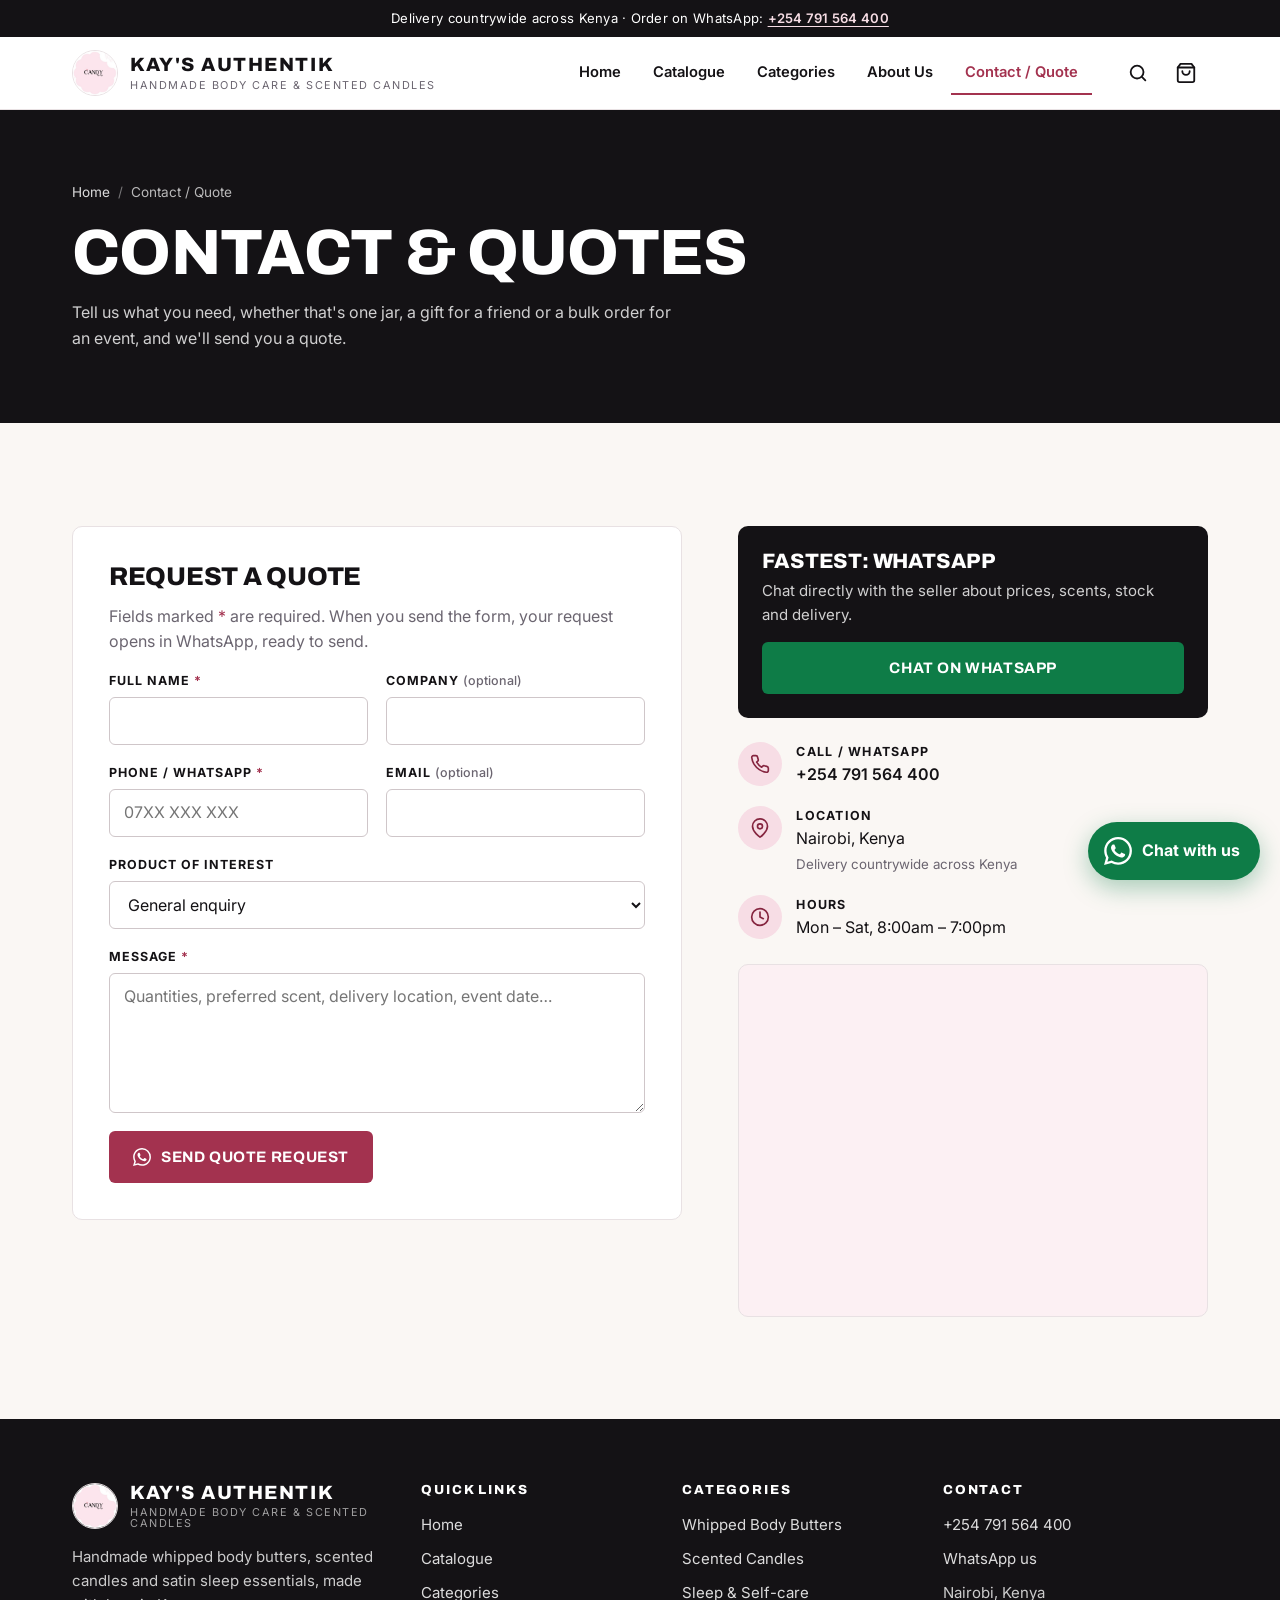
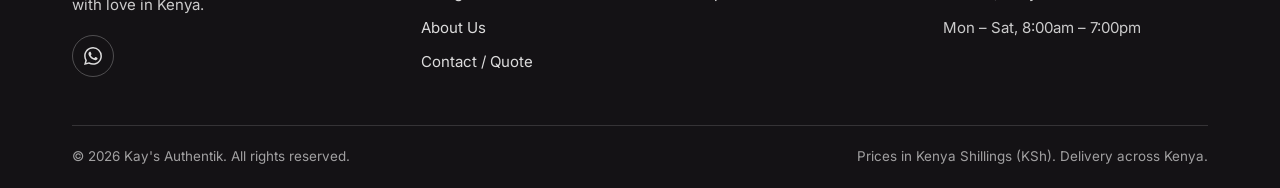
<file: contact.html>
<!doctype html>
<html lang="en">
<head>
  <meta charset="utf-8">
  <meta name="viewport" content="width=device-width, initial-scale=1">
  <title>Contact &amp; Request a Quote | Kay's Authentik</title>
  <meta name="description" content="Contact Kay's Authentik on WhatsApp or by phone, or send a quote request for body butters, scented candles and sleep masks. Delivery across Kenya.">
  <meta name="theme-color" content="#141215">
  <link rel="canonical" href="https://kaysauthentik.netlify.app/contact.html">
  <meta property="og:type" content="website">
  <meta property="og:site_name" content="Kay's Authentik">
  <meta property="og:title" content="Contact Kay's Authentik">
  <meta property="og:description" content="Chat with us on WhatsApp or request a quote. Delivery across Kenya.">
  <meta property="og:image" content="https://kaysauthentik.netlify.app/images/products/body-butter-200-2.jpg">
  <meta property="og:url" content="https://kaysauthentik.netlify.app/contact.html">
  <meta name="twitter:card" content="summary_large_image">
  <link rel="icon" type="image/png" href="images/favicon.png">
  <link rel="preconnect" href="https://fonts.googleapis.com">
  <link rel="preconnect" href="https://fonts.gstatic.com" crossorigin>
  <link href="https://fonts.googleapis.com/css2?family=Archivo:wght@600;700;800&family=Inter:wght@400;500;600;700&display=swap" rel="stylesheet">
  <link rel="stylesheet" href="css/styles.css">
  <script src="js/config.js" defer></script>
  <script src="data/products.js" defer></script>
  <script src="js/main.js" defer></script>
</head>
<body data-page="contact">
  <a class="skip-link" href="#main">Skip to main content</a>
  <div id="site-header"></div>

  <main id="main">
    <section class="page-hero">
      <div class="container">
        <nav class="breadcrumb" aria-label="Breadcrumb">
          <ol><li><a href="index.html">Home</a></li><li aria-current="page">Contact / Quote</li></ol>
        </nav>
        <h1>Contact &amp; Quotes</h1>
        <p>Tell us what you need, whether that's one jar, a gift for a friend or a bulk order for an event, and we'll send you a quote.</p>
      </div>
    </section>

    <section class="section">
      <div class="container contact-grid">

        <!-- ========== QUOTE FORM ========== -->
        <div class="card">
          <h2 style="font-size:1.6rem;text-transform:uppercase">Request a quote</h2>
          <p style="color:var(--concrete)">Fields marked <span class="req">*</span> are required. When you send the form, your request opens in WhatsApp, ready to send.</p>

          <div class="form-alert" id="form-alert" role="alert" tabindex="-1"></div>

          <form id="quote-form" novalidate>
            <div class="form-grid">
              <div class="field">
                <label for="q-name">Full name <span class="req" aria-hidden="true">*</span></label>
                <input class="input" id="q-name" name="name" type="text" autocomplete="name" required aria-describedby="q-name-err">
                <span class="field-error" id="q-name-err"></span>
              </div>
              <div class="field">
                <label for="q-company">Company <span class="optional">(optional)</span></label>
                <input class="input" id="q-company" name="company" type="text" autocomplete="organization">
              </div>
              <div class="field">
                <label for="q-phone">Phone / WhatsApp <span class="req" aria-hidden="true">*</span></label>
                <input class="input" id="q-phone" name="phone" type="tel" autocomplete="tel" placeholder="07XX XXX XXX" required aria-describedby="q-phone-err">
                <span class="field-error" id="q-phone-err"></span>
              </div>
              <div class="field">
                <label for="q-email">Email <span class="optional">(optional)</span></label>
                <input class="input" id="q-email" name="email" type="email" autocomplete="email" aria-describedby="q-email-err">
                <span class="field-error" id="q-email-err"></span>
              </div>
              <div class="field full">
                <label for="q-product">Product of interest</label>
                <select class="select" id="q-product" name="product"></select>
              </div>
              <div class="full enquiry-summary" id="enquiry-summary" hidden></div>
              <div class="field full">
                <label for="q-message">Message <span class="req" aria-hidden="true">*</span></label>
                <textarea class="textarea" id="q-message" name="message" placeholder="Quantities, preferred scent, delivery location, event date…" required aria-describedby="q-message-err"></textarea>
                <span class="field-error" id="q-message-err"></span>
              </div>
              <div class="full">
                <button class="btn btn--primary" type="submit" id="q-submit">
                  Send quote request
                </button>
              </div>
            </div>
          </form>
        </div>

        <!-- ========== CONTACT DETAILS ========== -->
        <div>
          <div class="wa-panel">
            <h2>Fastest: WhatsApp</h2>
            <p>Chat directly with the seller about prices, scents, stock and delivery.</p>
            <a class="btn btn--wa btn--block" data-wa href="#">Chat on WhatsApp</a>
          </div>

          <ul class="contact-list">
            <li>
              <span class="ci"><svg viewBox="0 0 24 24" aria-hidden="true" fill="none" stroke="currentColor" stroke-width="2" stroke-linecap="round" stroke-linejoin="round"><path d="M22 16.9v3a2 2 0 0 1-2.2 2 19.8 19.8 0 0 1-8.6-3.1 19.5 19.5 0 0 1-6-6A19.8 19.8 0 0 1 2.1 4.2 2 2 0 0 1 4.1 2h3a2 2 0 0 1 2 1.7c.1.9.4 1.8.7 2.7a2 2 0 0 1-.5 2.1L8 9.8a16 16 0 0 0 6 6l1.3-1.3a2 2 0 0 1 2.1-.4c.9.3 1.8.6 2.7.7a2 2 0 0 1 1.7 2z"/></svg></span>
              <div><strong>Call / WhatsApp</strong><a data-tel href="#"><span data-site="phoneDisplay"></span></a></div>
            </li>
            <li data-email-wrap>
              <span class="ci"><svg viewBox="0 0 24 24" aria-hidden="true" fill="none" stroke="currentColor" stroke-width="2" stroke-linecap="round" stroke-linejoin="round"><rect x="2" y="4" width="20" height="16" rx="2"/><path d="m22 6-10 7L2 6"/></svg></span>
              <div><strong>Email</strong><a data-email href="#"></a></div>
            </li>
            <li>
              <span class="ci"><svg viewBox="0 0 24 24" aria-hidden="true" fill="none" stroke="currentColor" stroke-width="2" stroke-linecap="round" stroke-linejoin="round"><path d="M21 10c0 7-9 13-9 13S3 17 3 10a9 9 0 0 1 18 0z"/><circle cx="12" cy="10" r="3"/></svg></span>
              <div><strong>Location</strong><span data-site="location"></span><br><small style="color:var(--concrete)" data-site="serviceArea"></small></div>
            </li>
            <li>
              <span class="ci"><svg viewBox="0 0 24 24" aria-hidden="true" fill="none" stroke="currentColor" stroke-width="2" stroke-linecap="round" stroke-linejoin="round"><circle cx="12" cy="12" r="10"/><path d="M12 6v6l4 2"/></svg></span>
              <div><strong>Hours</strong><span data-site="hours"></span></div>
            </li>
          </ul>

          <!-- MAP: to show your exact location, open Google Maps, find your shop,
               click Share → Embed a map → copy the src="..." link and paste it below. -->
          <div class="map-wrap">
            <iframe title="Map showing Kay's Authentik's location in Nairobi, Kenya" loading="lazy" referrerpolicy="no-referrer-when-downgrade"
              src="https://www.google.com/maps?q=Nairobi,Kenya&amp;z=11&amp;output=embed"></iframe>
          </div>
        </div>
      </div>
    </section>
  </main>

  <div id="site-footer"></div>
</body>
</html>
</file>
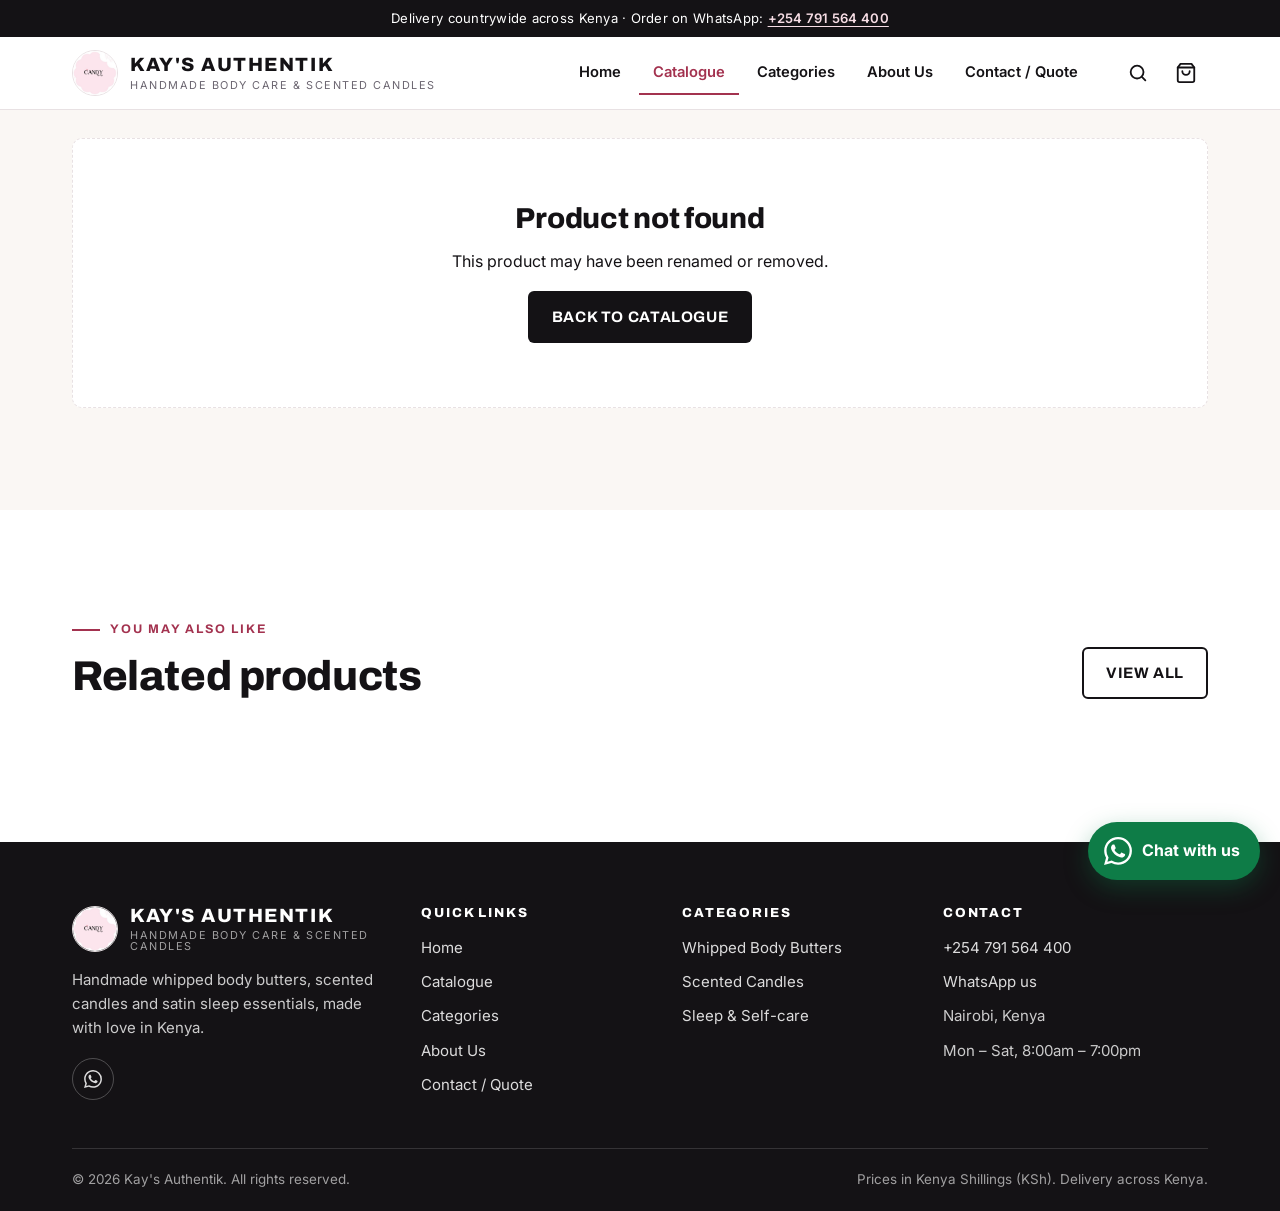
<file: product.html>
<!doctype html>
<html lang="en">
<head>
  <meta charset="utf-8">
  <meta name="viewport" content="width=device-width, initial-scale=1">
  <!-- Title, description and sharing tags are filled in automatically for each product -->
  <title>Product | Kay's Authentik</title>
  <meta name="description" content="Handmade body care and scented candles from Kay's Authentik, delivered across Kenya.">
  <meta name="theme-color" content="#141215">
  <meta property="og:type" content="product">
  <meta property="og:site_name" content="Kay's Authentik">
  <meta property="og:title" content="Kay's Authentik">
  <meta property="og:description" content="Handmade body care and scented candles, delivered across Kenya.">
  <meta property="og:image" content="https://kaysauthentik.netlify.app/images/products/body-butter-330-vanilla-4.jpg">
  <meta property="og:url" content="https://kaysauthentik.netlify.app/product.html">
  <meta name="twitter:card" content="summary_large_image">
  <link rel="icon" type="image/png" href="images/favicon.png">
  <link rel="preconnect" href="https://fonts.googleapis.com">
  <link rel="preconnect" href="https://fonts.gstatic.com" crossorigin>
  <link href="https://fonts.googleapis.com/css2?family=Archivo:wght@600;700;800&family=Inter:wght@400;500;600;700&display=swap" rel="stylesheet">
  <link rel="stylesheet" href="css/styles.css">
  <script src="js/config.js" defer></script>
  <script src="data/products.js" defer></script>
  <script src="js/main.js" defer></script>
</head>
<body data-page="product">
  <a class="skip-link" href="#main">Skip to main content</a>
  <div id="site-header"></div>

  <main id="main">
    <section class="section" style="padding-top:28px">
      <div class="container" id="product-root">
        <noscript><p>Please enable JavaScript to view product details, or <a href="contact.html">contact us</a>.</p></noscript>
      </div>
    </section>

    <section class="section section--white no-print" id="related" aria-labelledby="related-title">
      <div class="container">
        <div class="section-head">
          <div>
            <span class="eyebrow">You may also like</span>
            <h2 id="related-title">Related products</h2>
          </div>
          <a class="btn btn--outline" href="catalogue.html">View all</a>
        </div>
        <div class="product-grid" id="related-grid"></div>
      </div>
    </section>
  </main>

  <div id="site-footer"></div>
</body>
</html>
</file>
<file: css/styles.css>
/* =====================================================================
   KAY AUTHENTIK — STYLES
   ---------------------------------------------------------------------
   To change the brand colours, edit the values in ":root" below.
   Everything on the site uses these variables.
   ===================================================================== */

:root {
  /* Brand colours */
  --ink: #141215;          /* near-black: text, header, dark sections */
  --ink-2: #2a262c;        /* softer black for hover states */
  --rose: #a3324f;         /* main accent: buttons & links (AA on white) */
  --rose-dark: #85253f;    /* button hover */
  --blush: #f7dde5;        /* logo pink: soft backgrounds */
  --blush-2: #fcf0f3;      /* lighter pink */
  --paper: #faf7f4;        /* warm off-white page background */
  --white: #ffffff;
  --concrete: #6b6570;     /* muted text (industrial grey) */
  --line: #e8e1e3;         /* borders */
  --wa: #0e7c47;           /* WhatsApp button green (AA with white text) */
  --wa-dark: #0a6339;
  --success: #1d6b3f;
  --error: #b42318;

  /* Type */
  --font-display: "Archivo", "Arial Narrow", Arial, sans-serif;
  --font-body: "Inter", system-ui, -apple-system, "Segoe UI", Roboto, sans-serif;

  /* Spacing & shape */
  --radius: 10px;
  --radius-sm: 6px;
  --container: 1200px;
  --gutter: clamp(16px, 4vw, 32px);
  --section: clamp(56px, 8vw, 104px);
  --shadow: 0 1px 2px rgba(20, 18, 21, .06), 0 8px 24px rgba(20, 18, 21, .06);
  --shadow-lg: 0 2px 4px rgba(20, 18, 21, .06), 0 18px 40px rgba(20, 18, 21, .12);
  --ease: cubic-bezier(.2, .7, .2, 1);
}

/* ---------- Reset & base ---------- */
*, *::before, *::after { box-sizing: border-box; }
html { scroll-behavior: smooth; -webkit-text-size-adjust: 100%; }
@media (prefers-reduced-motion: reduce) {
  html { scroll-behavior: auto; }
  *, *::before, *::after { transition: none !important; animation: none !important; }
}
body {
  margin: 0;
  font-family: var(--font-body);
  font-size: 16px;
  line-height: 1.6;
  color: var(--ink);
  background: var(--paper);
  -webkit-font-smoothing: antialiased;
}
img { max-width: 100%; display: block; height: auto; }
a { color: var(--rose); text-decoration-thickness: 1px; text-underline-offset: 3px; }
a:hover { color: var(--rose-dark); }
button, input, select, textarea { font: inherit; color: inherit; }
h1, h2, h3, h4 {
  font-family: var(--font-display);
  line-height: 1.1;
  margin: 0 0 .5em;
  letter-spacing: -.01em;
}
h1 { font-size: clamp(2.2rem, 5.5vw, 4rem); font-weight: 800; }
h2 { font-size: clamp(1.7rem, 3.4vw, 2.6rem); font-weight: 800; }
h3 { font-size: 1.15rem; font-weight: 700; }
p { margin: 0 0 1em; }
:focus-visible { outline: 3px solid var(--rose); outline-offset: 3px; border-radius: 4px; }

.container { width: 100%; max-width: var(--container); margin: 0 auto; padding: 0 var(--gutter); }
/* Stop wide images from stretching grid columns past the screen on phones */
.hero-grid > *, .split > *, .pd-grid > *, .contact-grid > *, .footer-grid > *, .form-grid > *, .toolbar > * { min-width: 0; }
body { overflow-x: clip; }
.section { padding: var(--section) 0; }
.section--white { background: var(--white); }
.section--blush { background: var(--blush-2); }
.section--ink { background: var(--ink); color: var(--white); }
.visually-hidden {
  position: absolute !important; width: 1px; height: 1px; overflow: hidden;
  clip: rect(0 0 0 0); white-space: nowrap; border: 0; padding: 0; margin: -1px;
}
.skip-link {
  position: absolute; left: 12px; top: -60px; z-index: 200;
  background: var(--ink); color: var(--white); padding: 10px 16px; border-radius: var(--radius-sm);
}
.skip-link:focus { top: 12px; color: var(--white); }

/* Small uppercase label — gives the "industrial" stamp look */
.eyebrow {
  display: inline-flex; align-items: center; gap: 10px;
  font-family: var(--font-display); font-weight: 700;
  font-size: .78rem; letter-spacing: .16em; text-transform: uppercase;
  color: var(--rose); margin-bottom: 14px;
}
.eyebrow::before { content: ""; width: 28px; height: 2px; background: currentColor; }
.section--ink .eyebrow { color: var(--blush); }

.section-head { display: flex; flex-wrap: wrap; align-items: end; justify-content: space-between; gap: 16px 32px; margin-bottom: 40px; }
.section-head h2 { margin: 0; max-width: 18ch; }
.section-head p { color: var(--concrete); max-width: 46ch; margin: 0; }
.lead { font-size: 1.125rem; color: var(--concrete); max-width: 60ch; }

/* ---------- Buttons ---------- */
.btn {
  display: inline-flex; align-items: center; justify-content: center; gap: 10px;
  min-height: 48px; padding: 12px 22px;
  font-family: var(--font-display); font-weight: 700; font-size: .95rem;
  letter-spacing: .04em; text-transform: uppercase; text-decoration: none;
  border: 2px solid transparent; border-radius: var(--radius-sm);
  cursor: pointer; transition: background-color .2s var(--ease), color .2s var(--ease), border-color .2s var(--ease), transform .2s var(--ease);
}
.btn svg { width: 18px; height: 18px; flex: none; }
.btn:active { transform: translateY(1px); }
.btn--primary { background: var(--rose); color: var(--white); }
.btn--primary:hover { background: var(--rose-dark); color: var(--white); }
.btn--dark { background: var(--ink); color: var(--white); }
.btn--dark:hover { background: var(--ink-2); color: var(--white); }
.btn--outline { background: transparent; color: var(--ink); border-color: var(--ink); }
.btn--outline:hover { background: var(--ink); color: var(--white); }
.btn--light { background: var(--white); color: var(--ink); }
.btn--light:hover { background: var(--blush); color: var(--ink); }
.btn--outline-light { background: transparent; color: var(--white); border-color: rgba(255,255,255,.7); }
.btn--outline-light:hover { background: var(--white); color: var(--ink); }
.btn--wa { background: var(--wa); color: var(--white); }
.btn--wa:hover { background: var(--wa-dark); color: var(--white); }
.btn--sm { min-height: 40px; padding: 8px 14px; font-size: .8rem; }
.btn--block { width: 100%; }
.btn[disabled] { opacity: .55; cursor: not-allowed; }
.btn.is-added { background: var(--ink); color: var(--white); }

.icon-btn {
  display: inline-flex; align-items: center; justify-content: center;
  width: 44px; height: 44px; border-radius: 50%;
  background: transparent; border: 0; cursor: pointer; color: inherit;
  transition: background-color .2s var(--ease);
  position: relative;
}
.icon-btn:hover { background: rgba(20,18,21,.06); }
.icon-btn svg { width: 22px; height: 22px; }

/* ---------- Header ---------- */
.announce {
  background: var(--ink); color: var(--white);
  font-size: .82rem; text-align: center; padding: 8px var(--gutter);
  letter-spacing: .02em;
}
.announce a { color: var(--blush); font-weight: 600; }
.site-header {
  position: sticky; top: 0; z-index: 100;
  background: rgba(255,255,255,.96);
  backdrop-filter: saturate(140%) blur(8px);
  border-bottom: 1px solid var(--line);
}
.header-inner { display: flex; align-items: center; gap: 24px; min-height: 72px; }
.brand { display: inline-flex; align-items: center; gap: 12px; text-decoration: none; color: var(--ink); margin-right: auto; }
.brand img { width: 46px; height: 46px; border-radius: 50%; object-fit: cover; border: 1px solid var(--line); }
.brand-text { display: flex; flex-direction: column; line-height: 1; }
.brand-name { font-family: var(--font-display); font-weight: 800; font-size: 1.2rem; letter-spacing: .08em; text-transform: uppercase; }
.brand-sub { font-size: .68rem; letter-spacing: .14em; text-transform: uppercase; color: var(--concrete); margin-top: 5px; }

.main-nav ul { list-style: none; display: flex; gap: 4px; margin: 0; padding: 0; }
.main-nav a {
  display: block; padding: 10px 14px; border-radius: var(--radius-sm);
  font-weight: 600; font-size: .92rem; color: var(--ink); text-decoration: none;
  transition: background-color .2s var(--ease), color .2s var(--ease);
}
.main-nav a:hover { background: var(--blush-2); color: var(--rose-dark); }
.main-nav a[aria-current="page"] { color: var(--rose); box-shadow: inset 0 -2px 0 var(--rose); border-radius: 0; }
.header-actions { display: flex; align-items: center; gap: 4px; }
.count-badge {
  position: absolute; top: 3px; right: 1px; min-width: 19px; height: 19px; padding: 0 5px;
  border-radius: 10px; background: var(--rose); color: var(--white);
  font-size: .7rem; font-weight: 700; line-height: 19px; text-align: center;
}
.count-badge[data-count="0"] { display: none; }
.menu-toggle { display: none; }

@media (max-width: 900px) {
  .menu-toggle { display: inline-flex; }
  .main-nav {
    position: absolute; top: 100%; left: 0; right: 0; background: var(--white);
    border-bottom: 1px solid var(--line); box-shadow: var(--shadow-lg);
    max-height: 0; overflow: hidden; visibility: hidden;
    transition: max-height .3s var(--ease), visibility .3s;
  }
  .main-nav.is-open { max-height: 80vh; visibility: visible; }
  .main-nav ul { flex-direction: column; padding: 12px var(--gutter) 20px; gap: 2px; }
  .main-nav a { padding: 14px 12px; font-size: 1.05rem; }
  .main-nav a[aria-current="page"] { box-shadow: inset 3px 0 0 var(--rose); }
  .brand-sub { display: none; }
}

/* ---------- Search dialog ---------- */
.overlay {
  position: fixed; inset: 0; z-index: 150; background: rgba(20,18,21,.5);
  opacity: 0; visibility: hidden; transition: opacity .25s var(--ease), visibility .25s;
}
.overlay.is-open { opacity: 1; visibility: visible; }
.search-panel {
  position: fixed; z-index: 160; top: 0; left: 0; right: 0;
  background: var(--white); padding: 24px 0 28px; box-shadow: var(--shadow-lg);
  transform: translateY(-100%); visibility: hidden;
  transition: transform .3s var(--ease), visibility .3s;
}
.search-panel.is-open { transform: none; visibility: visible; }
.search-form { display: flex; gap: 12px; align-items: center; }
.search-form input {
  flex: 1; min-width: 0; height: 56px; padding: 0 18px;
  border: 2px solid var(--ink); border-radius: var(--radius-sm);
  font-size: 1.1rem; background: var(--paper);
}
.search-results { list-style: none; margin: 16px 0 0; padding: 0; display: grid; gap: 4px; }
.search-results a {
  display: flex; align-items: center; gap: 14px; padding: 8px; border-radius: var(--radius-sm);
  text-decoration: none; color: var(--ink);
}
.search-results a:hover, .search-results a:focus-visible { background: var(--blush-2); }
.search-results img { width: 48px; height: 48px; object-fit: cover; border-radius: var(--radius-sm); }
.search-results small { display: block; color: var(--concrete); }

/* ---------- Hero ---------- */
.hero { position: relative; background: var(--ink); color: var(--white); overflow: hidden; }
.hero-grid {
  display: grid; grid-template-columns: 1.05fr 1fr; gap: 48px; align-items: center;
  padding-top: clamp(48px, 8vw, 96px); padding-bottom: clamp(48px, 8vw, 96px);
}
.hero h1 { text-transform: uppercase; letter-spacing: -.02em; margin-bottom: 20px; }
.hero h1 em { font-style: normal; color: var(--blush); }
.hero .lead { color: rgba(255,255,255,.82); margin-bottom: 32px; }
.hero-actions { display: flex; flex-wrap: wrap; gap: 12px; }
.hero-meta { display: flex; flex-wrap: wrap; gap: 28px; margin-top: 40px; padding-top: 28px; border-top: 1px solid rgba(255,255,255,.18); }
.hero-meta div { font-size: .85rem; color: rgba(255,255,255,.75); }
.hero-meta strong { display: block; font-family: var(--font-display); font-size: 1.5rem; color: var(--white); }
.hero-media { position: relative; display: grid; grid-template-columns: 1fr 1fr; gap: 14px; }
.hero-media figure { margin: 0; border-radius: var(--radius); overflow: hidden; background: var(--ink-2); }
.hero-media figure:first-child { grid-row: span 2; }
.hero-media img { width: 100%; height: 100%; object-fit: cover; aspect-ratio: 3/4; }
.hero-media figure:not(:first-child) img { aspect-ratio: 1/1; }
.hero-badge {
  position: absolute; left: -18px; bottom: 24px;
  background: var(--blush); color: var(--ink); padding: 14px 18px; border-radius: var(--radius);
  font-family: var(--font-display); font-weight: 800; text-transform: uppercase; letter-spacing: .06em; font-size: .85rem;
  box-shadow: var(--shadow-lg);
}
@media (max-width: 860px) {
  .hero-grid { grid-template-columns: 1fr; }
  .hero-badge { left: 12px; }
}

/* Page banner (inner pages) */
.page-hero { background: var(--ink); color: var(--white); padding: clamp(40px, 6vw, 72px) 0; }
.page-hero h1 { text-transform: uppercase; margin-bottom: 12px; }
.page-hero p { color: rgba(255,255,255,.8); max-width: 60ch; margin: 0; }
.breadcrumb { font-size: .85rem; margin-bottom: 14px; color: rgba(255,255,255,.7); }
.breadcrumb ol { list-style: none; display: flex; flex-wrap: wrap; gap: 8px; margin: 0; padding: 0; }
.breadcrumb li + li::before { content: "/"; margin-right: 8px; opacity: .6; }
.breadcrumb a { color: rgba(255,255,255,.85); text-decoration: none; }
.breadcrumb a:hover { color: var(--blush); text-decoration: underline; }
.breadcrumb--dark { color: var(--concrete); }
.breadcrumb--dark a { color: var(--ink); }
.breadcrumb--dark a:hover { color: var(--rose); }

/* ---------- Category cards ---------- */
.cat-grid { display: grid; grid-template-columns: repeat(auto-fit, minmax(230px, 1fr)); gap: 20px; }
.cat-card {
  position: relative; display: flex; flex-direction: column; justify-content: flex-end;
  min-height: 320px; border-radius: var(--radius); overflow: hidden;
  color: var(--white); text-decoration: none; background: var(--ink-2);
  isolation: isolate;
}
.cat-card img { position: absolute; inset: 0; width: 100%; height: 100%; object-fit: cover; z-index: -2; transition: transform .5s var(--ease); }
.cat-card::after { content: ""; position: absolute; inset: 0; z-index: -1; background: linear-gradient(180deg, rgba(20,18,21,0) 35%, rgba(20,18,21,.85) 100%); }
.cat-card:hover img { transform: scale(1.04); }
.cat-card-body { padding: 22px; }
.cat-card h3 { font-size: 1.3rem; text-transform: uppercase; letter-spacing: .02em; margin-bottom: 6px; color: var(--white); }
.cat-card p { font-size: .9rem; color: rgba(255,255,255,.85); margin: 0 0 12px; }
.cat-card .cat-link { font-family: var(--font-display); font-weight: 700; font-size: .8rem; letter-spacing: .12em; text-transform: uppercase; color: var(--blush); display: inline-flex; gap: 8px; align-items: center; }
.cat-card .cat-link svg { width: 16px; height: 16px; transition: transform .2s var(--ease); }
.cat-card:hover .cat-link svg { transform: translateX(4px); }
.cat-card:hover { color: var(--white); }
.cat-card--soon { background: var(--blush); color: var(--ink); justify-content: space-between; }
.cat-card--soon::after { display: none; }
.cat-card--soon h3, .cat-card--soon p { color: var(--ink); }
.cat-card--soon .cat-link { color: var(--rose-dark); }
.cat-card--soon:hover { color: var(--ink); }
.cat-soon-icon { padding: 22px; }
.cat-soon-icon svg { width: 44px; height: 44px; color: var(--rose); }
.cat-count { position: absolute; top: 16px; left: 16px; }
.tag {
  display: inline-block; padding: 4px 10px; border-radius: 999px;
  font-size: .72rem; font-weight: 700; letter-spacing: .08em; text-transform: uppercase;
  background: var(--white); color: var(--ink);
}
.tag--rose { background: var(--rose); color: var(--white); }
.tag--ink { background: var(--ink); color: var(--white); }
.tag--muted { background: var(--line); color: var(--ink); }

/* ---------- Product cards ---------- */
.product-grid { display: grid; grid-template-columns: repeat(auto-fill, minmax(250px, 1fr)); gap: 24px; }
.product-card {
  display: flex; flex-direction: column; background: var(--white);
  border: 1px solid var(--line); border-radius: var(--radius); overflow: hidden;
  transition: box-shadow .25s var(--ease), transform .25s var(--ease), border-color .25s var(--ease);
}
.product-card:hover { box-shadow: var(--shadow-lg); transform: translateY(-3px); border-color: transparent; }
.product-media { position: relative; display: block; aspect-ratio: 4/5; background: var(--blush-2); overflow: hidden; }
.product-media img { width: 100%; height: 100%; object-fit: cover; transition: transform .5s var(--ease); }
.product-card:hover .product-media img { transform: scale(1.04); }
.product-flags { position: absolute; top: 12px; left: 12px; display: flex; gap: 6px; flex-wrap: wrap; }
.product-body { display: flex; flex-direction: column; flex: 1; padding: 18px 18px 20px; }
.product-cat { font-size: .72rem; font-weight: 700; letter-spacing: .12em; text-transform: uppercase; color: var(--concrete); margin-bottom: 6px; }
.product-title { font-size: 1.08rem; margin-bottom: 8px; }
.product-title a { color: var(--ink); text-decoration: none; }
.product-title a::after { content: ""; position: absolute; inset: 0; } /* whole card is clickable */
.product-card { position: relative; }
.product-title a:hover { color: var(--rose); }
.product-desc { font-size: .9rem; color: var(--concrete); margin-bottom: 14px; flex: 1; }
.product-meta { display: flex; justify-content: space-between; align-items: baseline; gap: 12px; padding-top: 14px; border-top: 1px dashed var(--line); margin-bottom: 14px; }
.sku { font-family: ui-monospace, "SFMono-Regular", Consolas, monospace; font-size: .75rem; color: var(--concrete); letter-spacing: .04em; }
.price { font-family: var(--font-display); font-weight: 800; font-size: 1.2rem; color: var(--ink); }
.price--quote { font-size: .9rem; color: var(--rose); }
.product-card .btn { position: relative; z-index: 2; }

/* ---------- Catalogue toolbar ---------- */
.toolbar {
  display: grid; grid-template-columns: 1fr auto auto; gap: 12px; align-items: end;
  background: var(--white); border: 1px solid var(--line); border-radius: var(--radius);
  padding: 16px; margin-bottom: 20px;
}
.field { display: flex; flex-direction: column; gap: 6px; }
.field label, .field .label { font-size: .78rem; font-weight: 700; letter-spacing: .08em; text-transform: uppercase; color: var(--ink); }
.input, .select, .textarea {
  width: 100%; min-height: 48px; padding: 10px 14px;
  border: 1.5px solid #cfc6c9; border-radius: var(--radius-sm); background: var(--white);
  transition: border-color .2s var(--ease), box-shadow .2s var(--ease);
}
.input:hover, .select:hover, .textarea:hover { border-color: var(--concrete); }
.input:focus, .select:focus, .textarea:focus { outline: none; border-color: var(--ink); box-shadow: 0 0 0 3px var(--blush); }
.textarea { min-height: 140px; resize: vertical; }
.input-icon { position: relative; }
.input-icon svg { position: absolute; left: 14px; top: 50%; transform: translateY(-50%); width: 18px; height: 18px; color: var(--concrete); pointer-events: none; }
.input-icon .input { padding-left: 42px; }
.chips { display: flex; flex-wrap: wrap; gap: 8px; margin-bottom: 24px; }
.chip {
  min-height: 40px; padding: 8px 16px; border-radius: 999px; cursor: pointer;
  border: 1.5px solid var(--line); background: var(--white);
  font-weight: 600; font-size: .88rem; color: var(--ink);
  transition: background-color .2s var(--ease), border-color .2s var(--ease), color .2s var(--ease);
}
.chip:hover { border-color: var(--ink); }
.chip[aria-pressed="true"] { background: var(--ink); color: var(--white); border-color: var(--ink); }
.chip .chip-count { opacity: .65; margin-left: 4px; font-weight: 500; }
.results-bar { display: flex; flex-wrap: wrap; justify-content: space-between; align-items: center; gap: 12px; margin-bottom: 20px; color: var(--concrete); font-size: .92rem; }
.empty-state { text-align: center; padding: 64px 16px; background: var(--white); border: 1px dashed var(--line); border-radius: var(--radius); }
.empty-state h3 { font-size: 1.3rem; }
.load-more-wrap { display: flex; flex-direction: column; align-items: center; gap: 10px; margin-top: 40px; color: var(--concrete); font-size: .9rem; }
@media (max-width: 720px) {
  .toolbar { grid-template-columns: 1fr 1fr; }
  .toolbar .field:first-child { grid-column: 1 / -1; }
}

/* ---------- Product detail ---------- */
.pd-grid { display: grid; grid-template-columns: 1.05fr 1fr; gap: clamp(28px, 5vw, 64px); align-items: start; }
.gallery-main { position: relative; background: var(--white); border: 1px solid var(--line); border-radius: var(--radius); overflow: hidden; aspect-ratio: 4/5; }
.gallery-main img { width: 100%; height: 100%; object-fit: cover; }
.gallery-thumbs { display: grid; grid-template-columns: repeat(5, 1fr); gap: 10px; margin-top: 12px; }
.gallery-thumbs button {
  padding: 0; border: 2px solid transparent; border-radius: var(--radius-sm); overflow: hidden;
  cursor: pointer; aspect-ratio: 1; background: var(--white); transition: border-color .2s var(--ease);
}
.gallery-thumbs button:hover { border-color: var(--line); }
.gallery-thumbs button[aria-current="true"] { border-color: var(--ink); }
.gallery-thumbs img { width: 100%; height: 100%; object-fit: cover; }
.pd-info h1 { font-size: clamp(1.9rem, 3.6vw, 2.8rem); margin-bottom: 12px; }
.pd-top { display: flex; flex-wrap: wrap; align-items: center; gap: 10px 16px; margin-bottom: 18px; }
.pd-price { font-family: var(--font-display); font-weight: 800; font-size: 2rem; margin: 6px 0 18px; }
.pd-short { font-size: 1.1rem; color: var(--ink-2); }
.stock { display: inline-flex; align-items: center; gap: 8px; font-size: .88rem; font-weight: 600; }
.stock::before { content: ""; width: 9px; height: 9px; border-radius: 50%; background: var(--success); }
.stock--out::before { background: var(--error); }
.variant-group { border: 0; padding: 0; margin: 0 0 18px; }
.variant-group legend { font-size: .78rem; font-weight: 700; letter-spacing: .08em; text-transform: uppercase; margin-bottom: 10px; }
.variant-options { display: flex; flex-wrap: wrap; gap: 8px; }
.variant-options input { position: absolute; opacity: 0; width: 1px; height: 1px; }
.variant-options label {
  min-height: 44px; display: inline-flex; align-items: center; padding: 8px 18px;
  border: 1.5px solid var(--line); border-radius: var(--radius-sm); background: var(--white);
  cursor: pointer; font-weight: 600; font-size: .92rem;
  transition: border-color .2s var(--ease), background-color .2s var(--ease), color .2s var(--ease);
}
.variant-options label:hover { border-color: var(--ink); }
.variant-options input:checked + label { background: var(--ink); color: var(--white); border-color: var(--ink); }
.variant-options input:focus-visible + label { outline: 3px solid var(--rose); outline-offset: 2px; }
.qty { display: inline-flex; align-items: center; border: 1.5px solid var(--line); border-radius: var(--radius-sm); background: var(--white); }
.qty button { width: 44px; height: 46px; border: 0; background: none; cursor: pointer; display: grid; place-items: center; }
.qty button:hover { background: var(--blush-2); }
.qty button svg { width: 16px; height: 16px; }
.qty input { width: 48px; height: 46px; border: 0; text-align: center; font-weight: 700; background: none; -moz-appearance: textfield; }
.qty input::-webkit-outer-spin-button, .qty input::-webkit-inner-spin-button { -webkit-appearance: none; margin: 0; }
.qty--sm button { width: 34px; height: 34px; }
.qty--sm input { width: 34px; height: 34px; font-size: .9rem; }
.pd-actions { display: grid; grid-template-columns: auto 1fr; gap: 12px; margin: 24px 0 12px; }
.pd-actions-2 { display: grid; grid-template-columns: 1fr 1fr; gap: 12px; }
.pd-note { display: flex; gap: 10px; align-items: flex-start; font-size: .88rem; color: var(--concrete); margin-top: 18px; padding: 14px; background: var(--blush-2); border-radius: var(--radius-sm); }
.pd-note svg { width: 20px; height: 20px; color: var(--rose); flex: none; margin-top: 2px; }
.pd-section { margin-top: 40px; }
.pd-section h2 { font-size: 1.35rem; text-transform: uppercase; letter-spacing: .02em; padding-bottom: 12px; border-bottom: 2px solid var(--ink); }
.pd-desc p { color: var(--ink-2); }
.spec-table { width: 100%; border-collapse: collapse; font-size: .94rem; background: var(--white); }
.spec-table th, .spec-table td { text-align: left; padding: 12px 14px; border-bottom: 1px solid var(--line); vertical-align: top; }
.spec-table th { width: 38%; font-weight: 700; color: var(--ink); background: var(--paper); }
.spec-table tr:last-child th, .spec-table tr:last-child td { border-bottom: 0; }
.spec-wrap { border: 1px solid var(--line); border-radius: var(--radius); overflow: hidden; }
@media (max-width: 860px) {
  .pd-grid { grid-template-columns: 1fr; }
}
@media (max-width: 420px) {
  .pd-actions, .pd-actions-2 { grid-template-columns: 1fr; }
}

/* ---------- Feature / trust points ---------- */
.features { display: grid; grid-template-columns: repeat(auto-fit, minmax(230px, 1fr)); gap: 0; border: 1px solid rgba(255,255,255,.16); border-radius: var(--radius); }
.feature { padding: 32px 28px; border-right: 1px solid rgba(255,255,255,.16); }
.feature:last-child { border-right: 0; }
.feature-num { font-family: var(--font-display); font-weight: 800; font-size: .85rem; color: var(--blush); letter-spacing: .12em; }
.feature-icon { width: 52px; height: 52px; display: grid; place-items: center; border-radius: 50%; background: rgba(247,221,229,.12); color: var(--blush); margin: 16px 0 18px; }
.feature-icon svg { width: 26px; height: 26px; }
.feature h3 { color: var(--white); font-size: 1.15rem; text-transform: uppercase; letter-spacing: .02em; }
.feature p { color: rgba(255,255,255,.75); font-size: .94rem; margin: 0; }
@media (max-width: 1000px) {
  .feature { border-right: 0; border-bottom: 1px solid rgba(255,255,255,.16); }
  .feature:last-child { border-bottom: 0; }
}
.features--light { border-color: var(--line); background: var(--white); }
.features--light .feature { border-color: var(--line); }
.features--light .feature h3 { color: var(--ink); }
.features--light .feature p { color: var(--concrete); }
.features--light .feature-icon { background: var(--blush-2); color: var(--rose); }
.features--light .feature-num { color: var(--rose); }

/* ---------- Testimonials ---------- */
.testimonials { display: grid; grid-template-columns: repeat(auto-fit, minmax(280px, 1fr)); gap: 20px; }
.quote-card { background: var(--white); border: 1px solid var(--line); border-radius: var(--radius); padding: 28px; margin: 0; display: flex; flex-direction: column; }
.quote-card blockquote { margin: 0 0 20px; font-size: 1.05rem; flex: 1; }
.quote-card blockquote::before { content: "\201C"; display: block; font-family: var(--font-display); font-size: 3.4rem; line-height: .8; color: var(--rose); }
.quote-card figcaption strong { display: block; }
.quote-card figcaption span { color: var(--concrete); font-size: .88rem; }
.review-cta { display: grid; grid-template-columns: 1.4fr 1fr; gap: 32px; align-items: center; background: var(--blush); border-radius: var(--radius); padding: clamp(28px, 5vw, 48px); }
.review-cta h3 { font-size: clamp(1.4rem, 2.6vw, 1.9rem); text-transform: uppercase; }
.review-cta p { margin: 0; color: var(--ink-2); }
.review-cta .btn { justify-self: end; }
@media (max-width: 720px) { .review-cta { grid-template-columns: 1fr; } .review-cta .btn { justify-self: start; } }

/* ---------- Contact strip ---------- */
.contact-strip { background: var(--rose); color: var(--white); padding: clamp(40px, 6vw, 64px) 0; }
.contact-strip-inner { display: flex; flex-wrap: wrap; align-items: center; justify-content: space-between; gap: 24px; }
.contact-strip h2 { margin: 0 0 6px; text-transform: uppercase; font-size: clamp(1.6rem, 3vw, 2.2rem); }
.contact-strip p { margin: 0; color: rgba(255,255,255,.9); }
.contact-strip .actions { display: flex; flex-wrap: wrap; gap: 12px; }

/* ---------- About ---------- */
.split { display: grid; grid-template-columns: 1fr 1fr; gap: clamp(28px, 6vw, 72px); align-items: center; }
.split--top { align-items: start; }
@media (max-width: 860px) { .split { grid-template-columns: 1fr; } }
.stat-row { display: grid; grid-template-columns: repeat(3, 1fr); gap: 0; border-top: 2px solid var(--ink); border-bottom: 1px solid var(--line); margin: 28px 0; }
.stat { padding: 18px 12px 18px 0; }
.stat strong { display: block; font-family: var(--font-display); font-size: clamp(1.8rem, 3.5vw, 2.6rem); font-weight: 800; line-height: 1; }
.stat span { font-size: .85rem; color: var(--concrete); }
.photo-grid { display: grid; grid-template-columns: repeat(3, 1fr); gap: 12px; }
.photo-grid figure { margin: 0; border-radius: var(--radius); overflow: hidden; background: var(--blush-2); }
.photo-grid img { width: 100%; height: 100%; object-fit: cover; aspect-ratio: 3/4; transition: transform .5s var(--ease); }
.photo-grid figure:hover img { transform: scale(1.04); }
.photo-grid figure:nth-child(1) { grid-column: span 2; }
.photo-grid figure:nth-child(1) img { aspect-ratio: auto; height: 100%; }
@media (max-width: 600px) { .photo-grid { grid-template-columns: 1fr 1fr; } .photo-grid figure:nth-child(1) { grid-column: span 2; } .photo-grid figure:nth-child(1) img { aspect-ratio: 4/3; } }
.mission { border-left: 4px solid var(--rose); padding: 6px 0 6px 22px; font-size: 1.2rem; font-family: var(--font-display); font-weight: 600; line-height: 1.4; margin: 0 0 24px; }
.check-list { list-style: none; padding: 0; margin: 0; display: grid; gap: 12px; }
.check-list li { display: flex; gap: 12px; align-items: flex-start; }
.check-list svg { width: 22px; height: 22px; color: var(--rose); flex: none; margin-top: 1px; }
.ingredient-grid { display: grid; grid-template-columns: repeat(auto-fit, minmax(200px, 1fr)); gap: 16px; }
.ingredient { background: var(--white); border: 1px solid var(--line); border-radius: var(--radius); padding: 22px; }
.ingredient h3 { margin-bottom: 4px; }
.ingredient em { display: block; font-size: .82rem; color: var(--concrete); margin-bottom: 10px; }
.ingredient p { font-size: .92rem; margin: 0; color: var(--ink-2); }

/* ---------- Contact page ---------- */
.contact-grid { display: grid; grid-template-columns: 1.3fr 1fr; gap: clamp(28px, 5vw, 56px); align-items: start; }
@media (max-width: 900px) { .contact-grid { grid-template-columns: 1fr; } }
.card { background: var(--white); border: 1px solid var(--line); border-radius: var(--radius); padding: clamp(22px, 4vw, 36px); }
.form-grid { display: grid; grid-template-columns: 1fr 1fr; gap: 18px; }
.form-grid .full { grid-column: 1 / -1; }
@media (max-width: 600px) { .form-grid { grid-template-columns: 1fr; } }
.req { color: var(--rose); }
.optional { font-weight: 500; text-transform: none; letter-spacing: 0; color: var(--concrete); }
.field-error { color: var(--error); font-size: .84rem; font-weight: 600; min-height: 0; display: none; }
.field.has-error .input, .field.has-error .select, .field.has-error .textarea { border-color: var(--error); }
.field.has-error .field-error { display: block; }
.form-alert { display: none; gap: 12px; align-items: flex-start; padding: 16px; border-radius: var(--radius-sm); margin-bottom: 20px; font-weight: 500; }
.form-alert svg { width: 22px; height: 22px; flex: none; }
.form-alert.is-visible { display: flex; }
.form-alert--error { background: #fdecea; color: var(--error); border: 1px solid #f5c2bd; }
.form-alert--success { background: #e8f5ee; color: var(--success); border: 1px solid #b9dfc8; }
.form-alert a { color: inherit; font-weight: 700; }
.enquiry-summary { margin: 0; padding: 14px 16px; background: var(--blush-2); border-radius: var(--radius-sm); font-size: .92rem; }
.enquiry-summary ul { margin: 6px 0 0; padding-left: 18px; }
.contact-list { list-style: none; padding: 0; margin: 0 0 24px; display: grid; gap: 18px; }
.contact-list li { display: flex; gap: 14px; align-items: flex-start; }
.contact-list .ci { width: 44px; height: 44px; border-radius: 50%; background: var(--blush); color: var(--rose-dark); display: grid; place-items: center; flex: none; }
.contact-list .ci svg { width: 20px; height: 20px; }
.contact-list strong { display: block; font-size: .78rem; letter-spacing: .1em; text-transform: uppercase; }
.contact-list a { color: var(--ink); font-weight: 600; text-decoration: none; }
.contact-list a:hover { color: var(--rose); text-decoration: underline; }
.map-wrap { border-radius: var(--radius); overflow: hidden; border: 1px solid var(--line); background: var(--blush-2); aspect-ratio: 4/3; }
.map-wrap iframe { width: 100%; height: 100%; border: 0; display: block; }
.wa-panel { background: var(--ink); color: var(--white); border-radius: var(--radius); padding: 24px; margin-bottom: 24px; }
.wa-panel h2 { font-size: 1.3rem; text-transform: uppercase; margin-bottom: 6px; }
.wa-panel p { color: rgba(255,255,255,.8); font-size: .94rem; }

/* ---------- Enquiry drawer ---------- */
.drawer {
  position: fixed; z-index: 170; top: 0; right: 0; bottom: 0;
  width: min(440px, 100%); background: var(--white); box-shadow: var(--shadow-lg);
  display: flex; flex-direction: column;
  transform: translateX(100%); visibility: hidden;
  transition: transform .3s var(--ease), visibility .3s;
}
.drawer.is-open { transform: none; visibility: visible; }
.drawer-head { display: flex; align-items: center; justify-content: space-between; padding: 18px 20px; border-bottom: 1px solid var(--line); }
.drawer-head h2 { font-size: 1.2rem; text-transform: uppercase; margin: 0; }
.drawer-body { flex: 1; overflow-y: auto; padding: 8px 20px; }
.drawer-foot { padding: 18px 20px; border-top: 1px solid var(--line); display: grid; gap: 10px; background: var(--paper); }
.drawer-total { display: flex; justify-content: space-between; font-weight: 600; }
.drawer-total strong { font-family: var(--font-display); font-size: 1.2rem; }
.drawer-note { font-size: .8rem; color: var(--concrete); margin: 0; }
.enq-item { display: grid; grid-template-columns: 64px 1fr auto; gap: 14px; align-items: center; padding: 14px 0; border-bottom: 1px solid var(--line); }
.enq-item img { width: 64px; height: 64px; object-fit: cover; border-radius: var(--radius-sm); }
.enq-item h3 { font-size: .95rem; margin: 0 0 2px; }
.enq-item h3 a { color: var(--ink); text-decoration: none; }
.enq-item small { display: block; color: var(--concrete); font-size: .8rem; }
.enq-item .enq-controls { display: flex; align-items: center; gap: 8px; margin-top: 8px; }
.enq-remove { background: none; border: 0; color: var(--concrete); cursor: pointer; padding: 6px; border-radius: 4px; }
.enq-remove:hover { color: var(--error); background: #fdecea; }
.enq-remove svg { width: 18px; height: 18px; }
.drawer-empty { text-align: center; padding: 48px 8px; color: var(--concrete); }
.drawer-empty svg { width: 48px; height: 48px; color: var(--line); margin: 0 auto 12px; }

/* ---------- Toast ---------- */
.toast {
  position: fixed; z-index: 180; left: 50%; bottom: 24px; transform: translate(-50%, 20px);
  background: var(--ink); color: var(--white); padding: 12px 18px; border-radius: var(--radius-sm);
  display: flex; align-items: center; gap: 12px; box-shadow: var(--shadow-lg);
  opacity: 0; visibility: hidden; transition: opacity .25s var(--ease), transform .25s var(--ease), visibility .25s;
  font-size: .92rem; max-width: calc(100% - 32px);
}
.toast.is-visible { opacity: 1; visibility: visible; transform: translate(-50%, 0); }
.toast button { background: none; border: 0; color: var(--blush); font-weight: 700; cursor: pointer; text-decoration: underline; padding: 4px; }

/* ---------- Floating WhatsApp button ---------- */
.wa-float {
  position: fixed; z-index: 90; right: 20px; bottom: 20px;
  display: inline-flex; align-items: center; gap: 10px;
  height: 58px; padding: 0 20px 0 16px; border-radius: 999px;
  background: var(--wa); color: var(--white); text-decoration: none;
  font-weight: 700; box-shadow: 0 8px 24px rgba(14,124,71,.35);
  transition: background-color .2s var(--ease), transform .2s var(--ease);
}
.wa-float:hover { background: var(--wa-dark); color: var(--white); transform: translateY(-2px); }
.wa-float svg { width: 28px; height: 28px; }
@media (max-width: 600px) {
  .wa-float { width: 58px; padding: 0; justify-content: center; right: 16px; bottom: 16px; }
  .wa-float span { position: absolute; width: 1px; height: 1px; overflow: hidden; clip: rect(0 0 0 0); }
}

/* ---------- Footer ---------- */
.site-footer { background: var(--ink); color: rgba(255,255,255,.78); padding: 64px 0 0; font-size: .94rem; }
.footer-grid { display: grid; grid-template-columns: 1.4fr 1fr 1fr 1.2fr; gap: 40px; }
@media (max-width: 900px) { .footer-grid { grid-template-columns: 1fr 1fr; } }
@media (max-width: 520px) { .footer-grid { grid-template-columns: 1fr; } }
.site-footer h2 { font-size: .82rem; letter-spacing: .14em; text-transform: uppercase; color: var(--white); margin-bottom: 16px; }
.site-footer ul { list-style: none; margin: 0; padding: 0; display: grid; gap: 10px; }
.site-footer a { color: rgba(255,255,255,.85); text-decoration: none; }
.site-footer a:hover { color: var(--blush); text-decoration: underline; }
.footer-brand .brand { color: var(--white); margin-bottom: 16px; }
.footer-brand .brand-sub { color: rgba(255,255,255,.6); display: block; }
.socials { display: flex; gap: 10px; margin-top: 18px; }
.socials a { width: 42px; height: 42px; border-radius: 50%; display: grid; place-items: center; border: 1px solid rgba(255,255,255,.25); transition: background-color .2s var(--ease), border-color .2s var(--ease); }
.socials a:hover { background: var(--blush); border-color: var(--blush); color: var(--ink); }
.socials svg { width: 18px; height: 18px; }
.footer-bottom { margin-top: 48px; padding: 20px 0; border-top: 1px solid rgba(255,255,255,.14); display: flex; flex-wrap: wrap; justify-content: space-between; gap: 12px; font-size: .84rem; color: rgba(255,255,255,.6); }

/* ---------- Print-only elements ---------- */
.print-only { display: none; }
#print-catalogue { display: none; }

/* =====================================================================
   PRINT STYLES — used for "Download Catalogue (PDF)" and
   "Download Spec Sheet". In the print dialog choose "Save as PDF".
   ===================================================================== */
@media print {
  @page { margin: 14mm; }
  body { background: #fff; color: #000; font-size: 11pt; }
  .announce, .site-header, .site-footer, .wa-float, .drawer, .overlay, .search-panel, .toast,
  .no-print, .contact-strip, .breadcrumb { display: none !important; }
  .print-only { display: block !important; }
  a { color: #000; text-decoration: none; }
  .section { padding: 12pt 0; }
  .container { max-width: none; padding: 0; }
  .page-hero { background: none; color: #000; padding: 0 0 10pt; border-bottom: 2pt solid #000; }
  .page-hero p { color: #333; }

  /* Print header (logo + contact) */
  .print-head { display: flex !important; align-items: center; justify-content: space-between; border-bottom: 2pt solid #000; padding-bottom: 8pt; margin-bottom: 14pt; }
  .print-head img { width: 54px; height: 54px; border-radius: 50%; }
  .print-head .ph-brand { display: flex; align-items: center; gap: 10pt; font-family: var(--font-display); font-weight: 800; font-size: 16pt; letter-spacing: .08em; text-transform: uppercase; }
  .print-head .ph-contact { text-align: right; font-size: 9pt; line-height: 1.5; }

  /* Product detail → spec sheet */
  .pd-grid { grid-template-columns: 38% 1fr; gap: 18pt; }
  .gallery-main { aspect-ratio: auto; border: 0; }
  .gallery-main img { max-height: 90mm; object-fit: contain; }
  .gallery-thumbs, .pd-actions, .pd-actions-2, .pd-note, .qty, #related { display: none !important; }
  .pd-section { margin-top: 14pt; break-inside: avoid; }
  .spec-table th { background: #f3f3f3 !important; -webkit-print-color-adjust: exact; print-color-adjust: exact; }
  .variant-options input:checked + label { background: #000 !important; color: #fff !important; -webkit-print-color-adjust: exact; print-color-adjust: exact; }

  /* Full catalogue print */
  body.printing-catalogue main > *:not(#print-catalogue) { display: none !important; }
  body.printing-catalogue #print-catalogue { display: block !important; }
  .pc-cat { break-before: auto; margin-bottom: 10pt; }
  .pc-cat h2 { font-size: 14pt; text-transform: uppercase; border-bottom: 1pt solid #000; padding-bottom: 4pt; margin: 14pt 0 8pt; }
  .pc-grid { display: grid; grid-template-columns: 1fr 1fr; gap: 10pt; }
  .pc-item { display: grid; grid-template-columns: 28mm 1fr; gap: 8pt; border: 1pt solid #ccc; padding: 6pt; break-inside: avoid; border-radius: 4pt; }
  .pc-item img { width: 28mm; height: 34mm; object-fit: cover; border-radius: 3pt; }
  .pc-item h3 { font-size: 11pt; margin: 0 0 2pt; }
  .pc-item p { font-size: 8.5pt; margin: 0 0 3pt; color: #333; }
  .pc-item .pc-meta { display: flex; justify-content: space-between; font-size: 9pt; font-weight: 700; }
  .pc-foot { margin-top: 14pt; padding-top: 8pt; border-top: 1pt solid #000; font-size: 9pt; text-align: center; }
}
</file>
